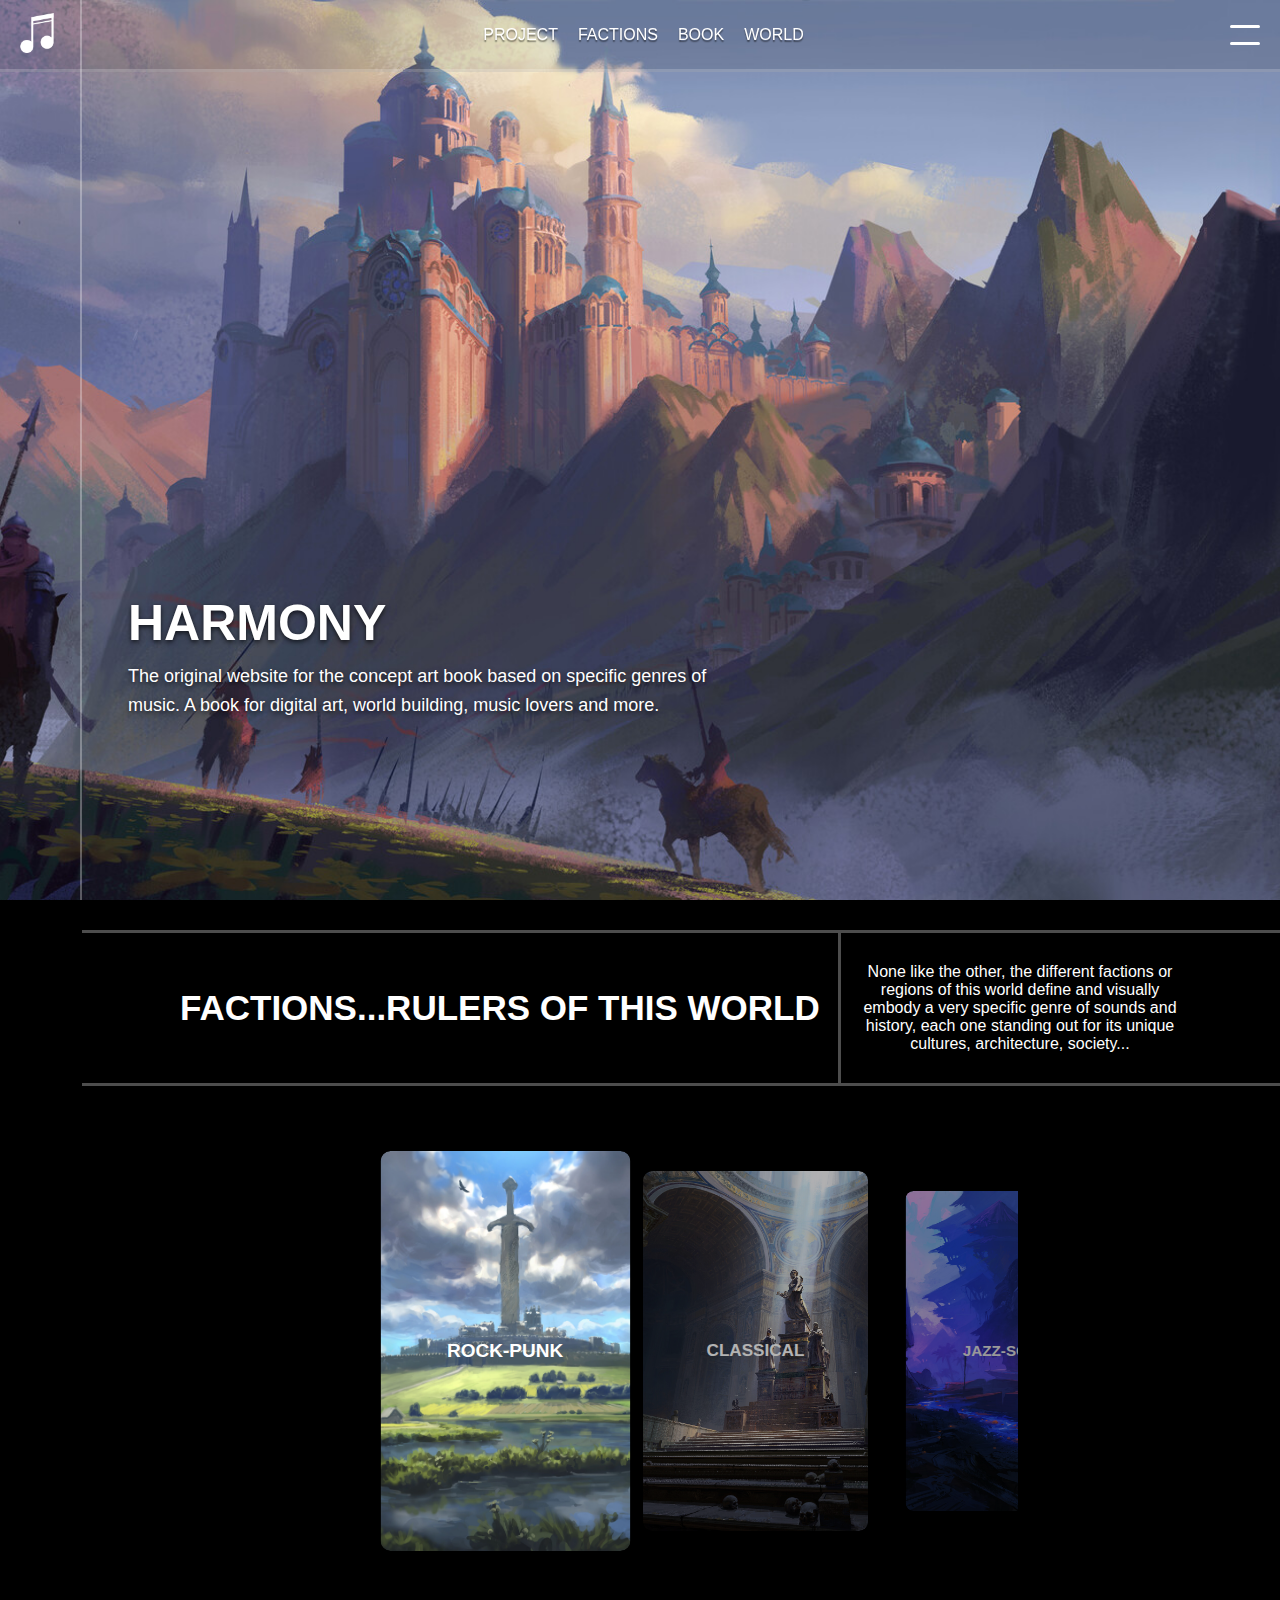
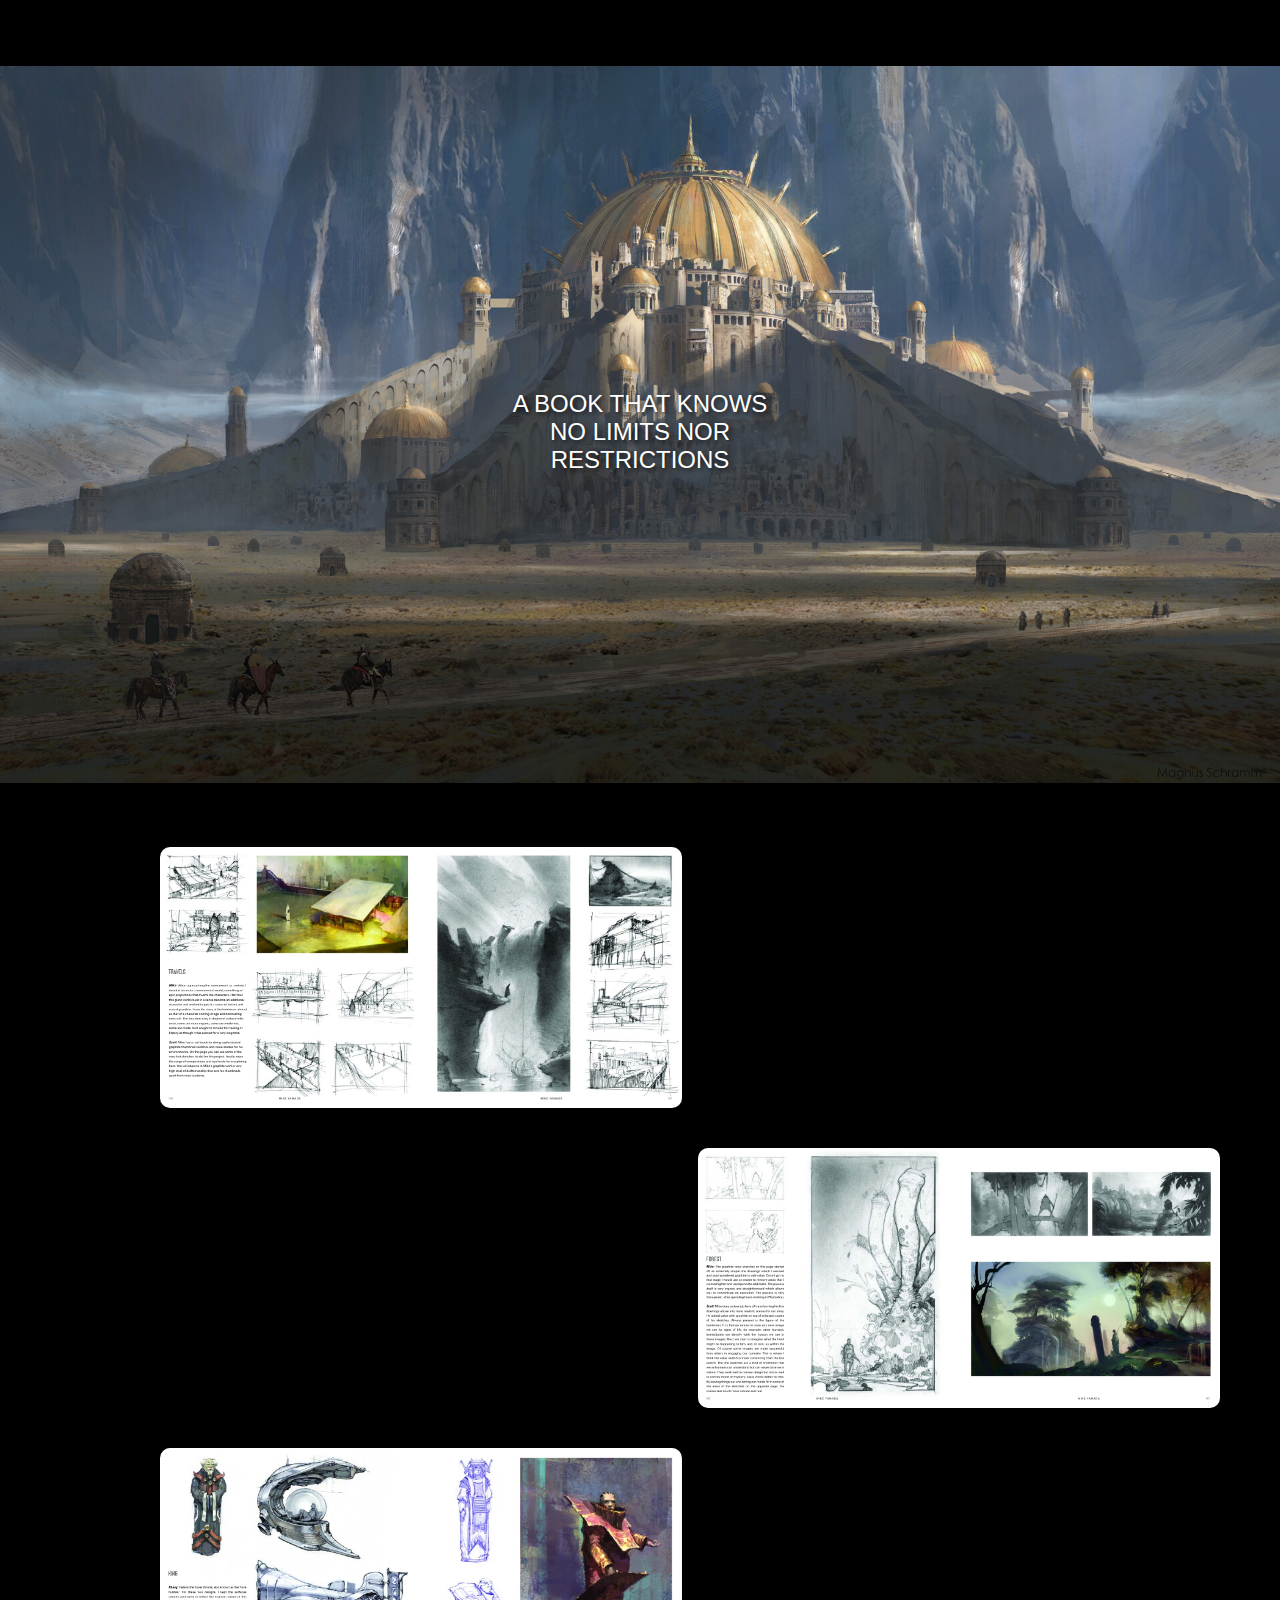
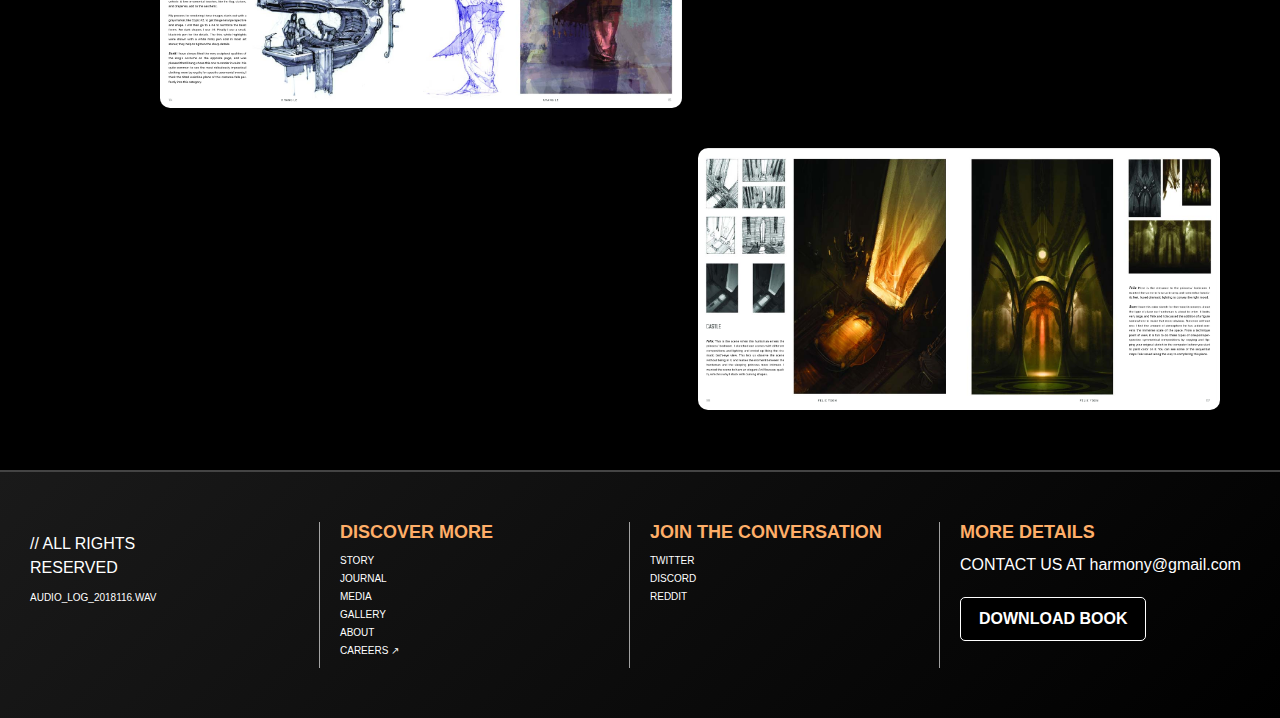
<file: EXAMEN/index.html>
<!DOCTYPE html>
<html lang="en">
<head>
    <meta charset="UTF-8">
    <meta name="viewport" content="width=device-width, initial-scale=1.0">
    <title>HARMONY</title>
    <link rel="stylesheet" href="CSS/styles.css">

    <link rel="icon" type="image/svg+xml" href="./archivos/LOGONOTA.png" />
    <link rel="shortcut icon" href="./archivos/LOGONOTA.png" />
    <link rel="apple-touch-icon" sizes="180x180" href="./archivos/LOGONOTA.png" />
    <meta name="apple-mobile-web-app-title" content="HARMONY'S OFFICIAL PAGE" />
</head>
<body>
    <header>
        <div class="logo">
            <h1> <img src="archivos/LOGONOTA.png" width="40px"></h1>
        </div>
        <nav>
            <ul class="menu">
                <li><a href="project.html">PROJECT</a></li>
                <li><a href="factions.html">FACTIONS</a></li>
                <li><a href="book.html">BOOK</a></li>
                <li><a href="world.html">WORLD</a></li>
            </ul>
        </nav>
        <div class="hamburger-menu">
            <span></span>
            <span></span>
        </div>
    </header>

    <div class="menu-dropdown">
        <ul>
            <li><a href="project.html">PROJECT</a></li>
            <li><a href="book.html">THE BOOK</a></li>
            <li><a href="factions.html">FACTIONS</a></li>
            <li><a href="world.html">THE WORLD</a></li>
        </ul>
    </div>

    <main>
        <section class="hero">
            <img src="archivos/FONDO WEB.jpeg" alt="Background Image">
            <div class="hero-text">
                <h2>HARMONY</h2>
                <p>The original website for the concept art book based on specific genres of music. A book for digital art, world building, music lovers and more.</p>
            </div>
        </section>

        <section style="padding-top: 30px; padding-bottom: 80px; background-color: #000000; font-family: 'Gill Sans', 'Gill Sans MT', Calibri, 'Trebuchet MS', sans-serif;">

            <div class="section-divider-horizontal-start"></div>

            <div style="display: flex; justify-content: space-between; align-items: center;">
              
              <h1 style="font-size: 35px; color: #ffffff; margin: 0; padding-left: 180px;">FACTIONS...RULERS OF THIS WORLD</h1>
              
              
              <div class="section-divider-vertical"></div>

              
              <p style="font-size: 1rem; color: #ffffff; max-width: 25%; text-align: center; margin-right: 100px;">
                None like the other, the different factions or regions of this world define and visually embody a very specific genre of sounds and history, each one standing out for its unique cultures, architecture, society...
              </p>
            </div>


            <div class="section-divider-horizontal"></div>

        <div class="carousel-container">
                <div class="carousel">
                  <div class="card active">
                    <img src="archivos/FONDO1.jpeg" alt="Imagen 1">
                    <p>ROCK-PUNK</p>
                  </div>
                  <div class="card next">
                    <img src="archivos/FONDO2.jpg" alt="Imagen 2">
                    <p>CLASSICAL</p>
                  </div>
                  <div class="card">
                    <img src="archivos/FONDO3.jpg" alt="Imagen 3">
                    <p>JAZZ-SOUL</p>
                  </div>
                  <div class="card">
                    <img src="archivos/FONDO4.jpg" alt="Imagen 4">
                    <p>POP</p>
                  </div>
                  <div class="card prev">
                    <img src="archivos/FONDO5.jpeg" alt="Imagen 5">
                    <p>TECHNO</p>
                  </div>
                  <div class="card">
                    <img src="archivos/FONDO6.jpeg" alt="Imagen 6">
                    <p>MAPS</p>
                  </div>
                </div>
        </div>
            <script src="scripts.js"></script>
          </section>

          <section style="background-color: #000000; position: relative;">
            <img src="archivos/LANDMARKS.jpg" alt="Background Image" class="background-image">
            
            <div class="centered-text">
                <p>A BOOK THAT KNOWS NO LIMITS NOR RESTRICTIONS</p>
            </div>
          </section>

          <section style="background-color: #000000; padding: 60px 60px; display: flex; flex-direction: column; gap: 40px;">
            
            <div class="image-row">
                <img src="archivos/PÁGINA5.png" alt="Imagen 1" class="image-left">
            </div>
        
            
            <div class="image-row">
                <img src="archivos/PÁGINA6.png" alt="Imagen 2" class="image-right">
            </div>
        
            
            <div class="image-row">
                <img src="archivos/PÁGINA7.png" alt="Imagen 3" class="image-left">
            </div>
        
            
            <div class="image-row">
                <img src="archivos/PÁGINA4.png" alt="Imagen 4" class="image-right">
            </div>
        </section>
        
        
    </main>

    <script>

const hamburgerMenu = document.querySelector('.hamburger-menu');
const menuDropdown = document.querySelector('.menu-dropdown');


hamburgerMenu.addEventListener('click', (e) => {
    e.stopPropagation(); 
    hamburgerMenu.classList.toggle('open');
    menuDropdown.classList.toggle('open');
});


document.addEventListener('click', (e) => {
    
    if (!menuDropdown.contains(e.target) && !hamburgerMenu.contains(e.target)) {
        menuDropdown.classList.remove('open');
        hamburgerMenu.classList.remove('open');
    }
});

    </script>

<footer class="fantasy-footer">
    <div class="footer-section">
      <p>// ALL RIGHTS<br>RESERVED</p>
      <ul>
        <li>AUDIO_LOG_2018116.WAV</li>
      </ul>
    </div>
    <div class="footer-section">
      <h3>DISCOVER MORE</h3>
      <ul>
        <li><a href="#">STORY</a></li>
        <li><a href="#">JOURNAL</a></li>
        <li><a href="#">MEDIA</a></li>
        <li><a href="#">GALLERY</a></li>
        <li><a href="#">ABOUT</a></li>
        <li><a href="#">CAREERS ↗</a></li>
      </ul>
    </div>
    <div class="footer-section">
      <h3>JOIN THE CONVERSATION</h3>
      <ul>
        <li><a href="#">TWITTER</a></li>
        <li><a href="#">DISCORD</a></li>
        <li><a href="#">REDDIT</a></li>
      </ul>
    </div>
    <div class="footer-section">
      <h3>MORE DETAILS</h3>
      <p>CONTACT US AT <a href="mailto:samsotoo238@gmail.com">harmony@gmail.com</a></p>
      <a href="#" class="brand-book-button">DOWNLOAD BOOK</a>
    </div>
  </footer>
  
</body>
</html>
</file>
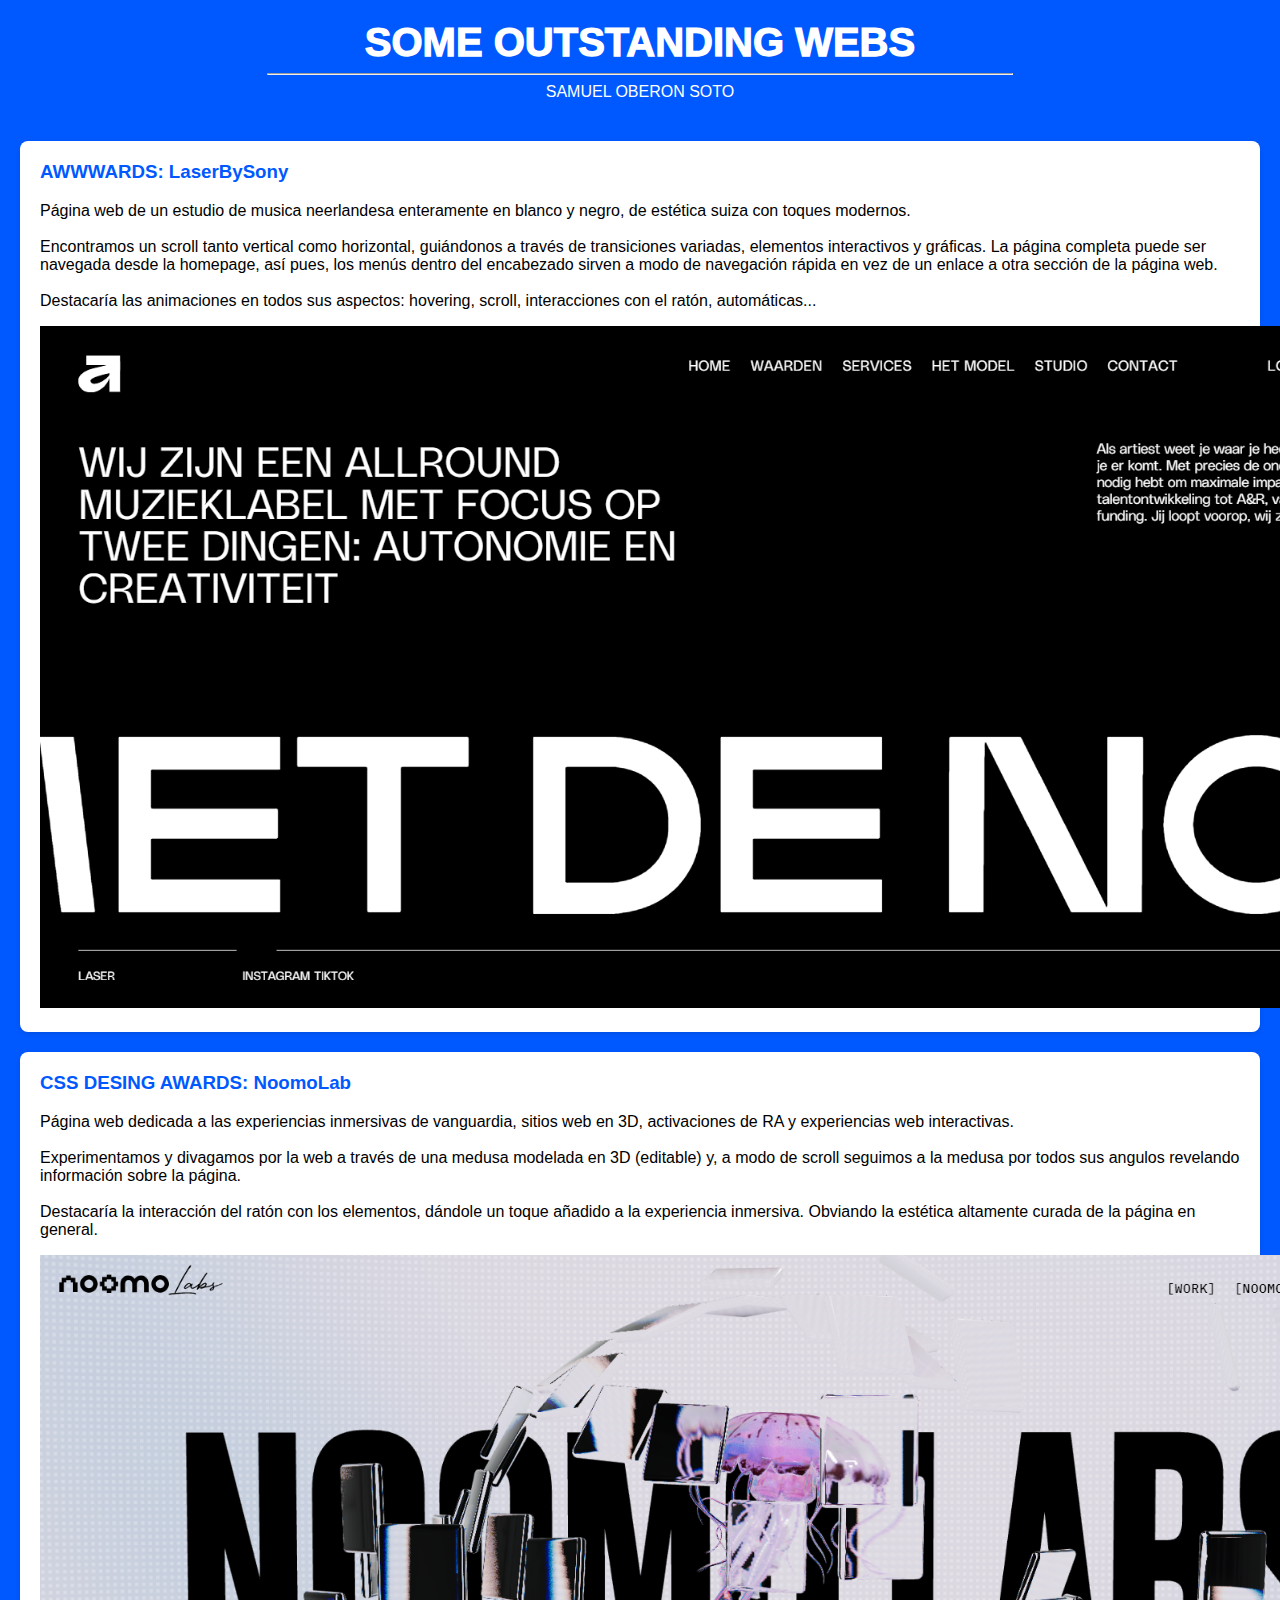
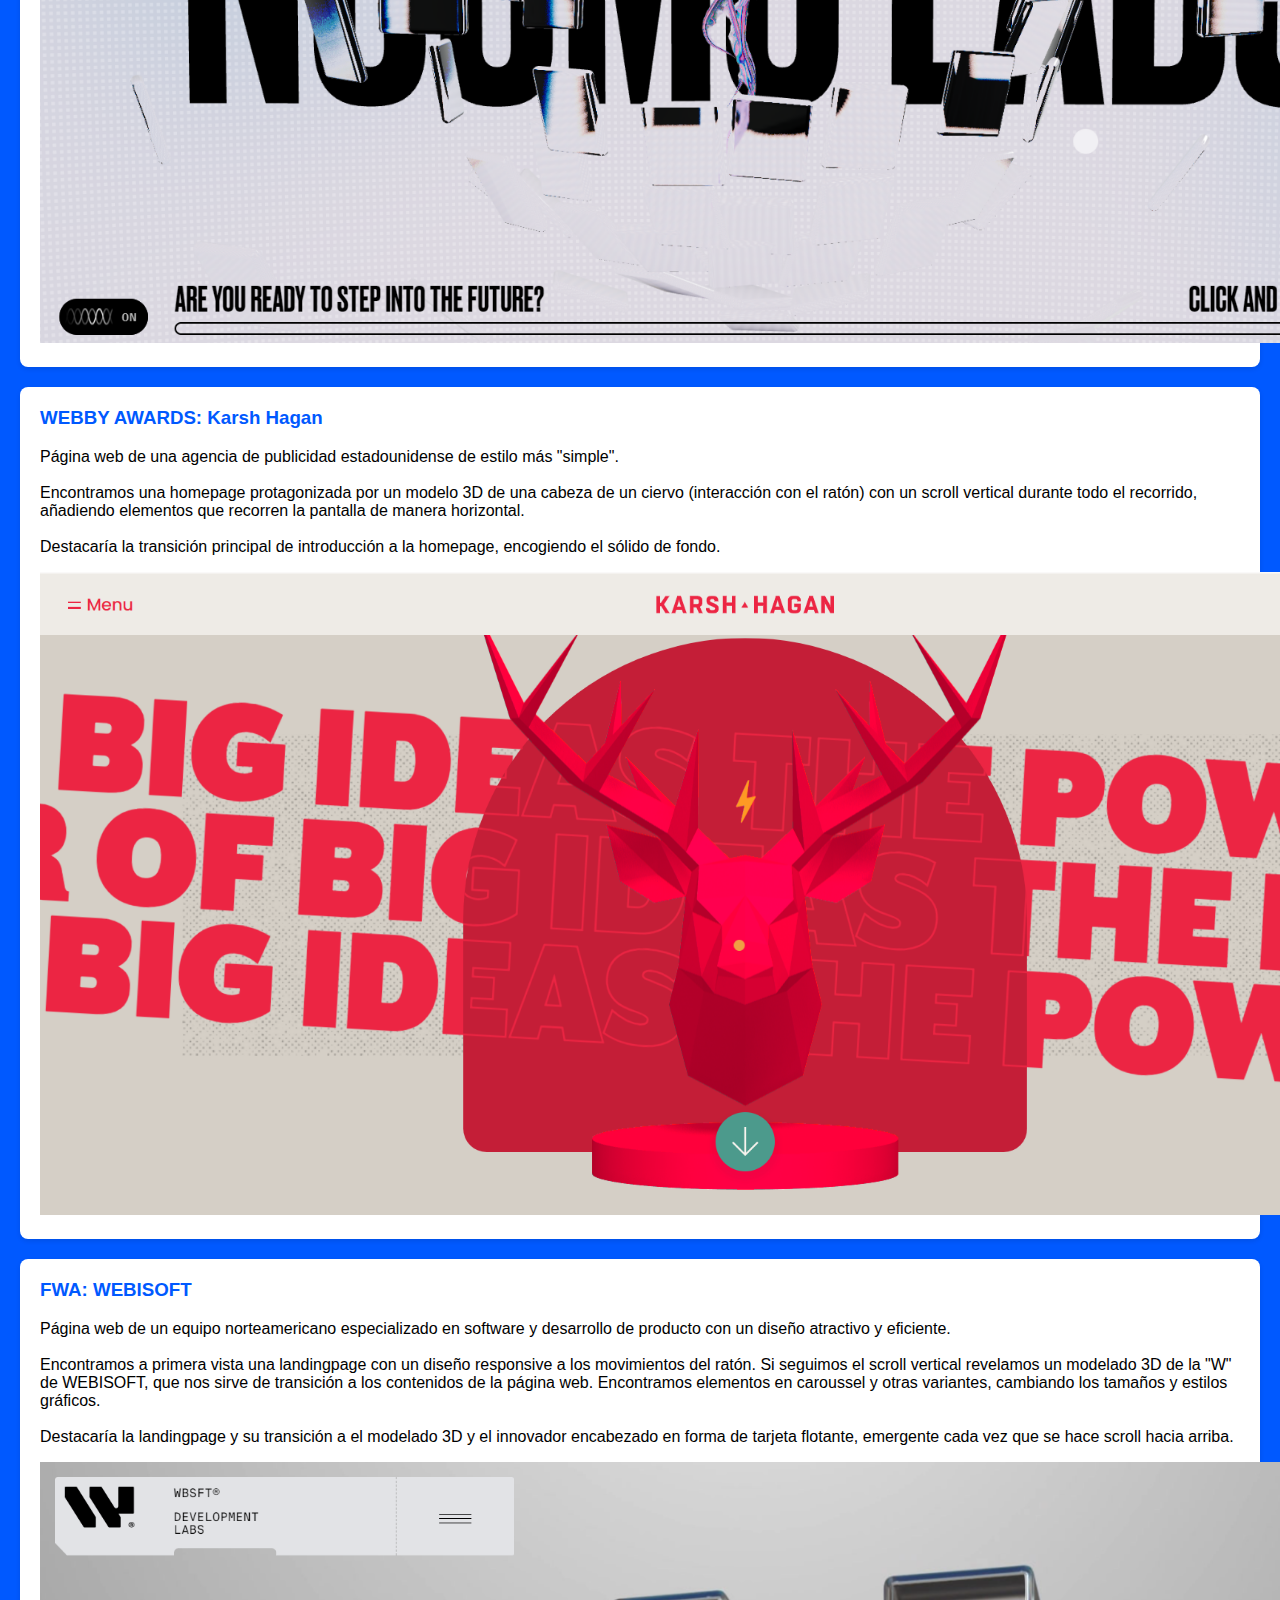
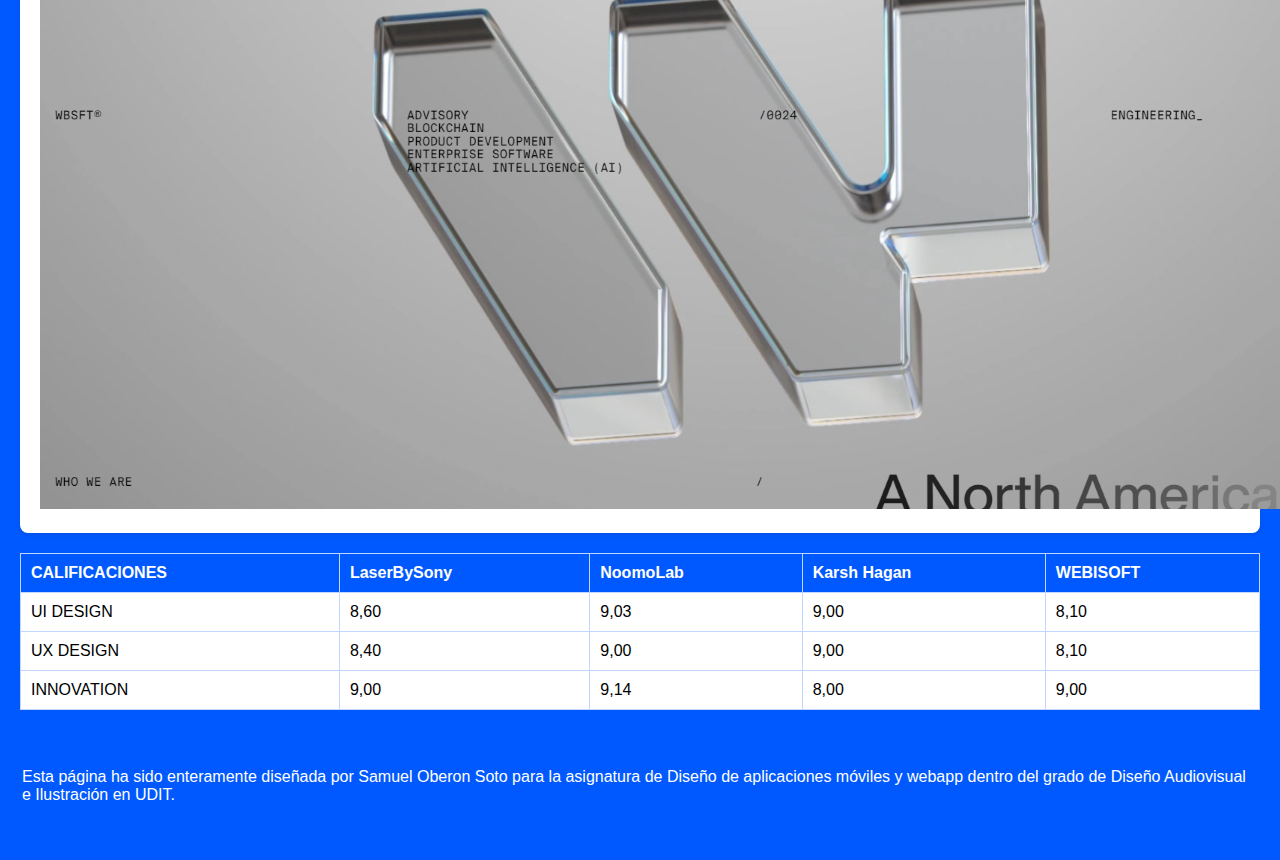
<file: someoutstandingwebs/index.html>
<!DOCTYPE html>
<html lang="es">
<head>
    <meta charset="UTF-8">
    <meta name="viewport" content="width=device-width, initial-scale=1.0">
    <title>Página Moderna</title>
    <link rel="stylesheet" href="../styles.css">
    <link rel="icon" href="assets/images/noun-awards-7002938.svg" type="image/x-icon">

</head>
<body>
    <header>
        <div class="header-content">
            <h1>SOME OUTSTANDING WEBS</h1> <hr width="60%">
            <h2>SAMUEL OBERON SOTO</h2>

       
    </header>
    <main>
        <section>
            <h3>AWWWARDS: LaserBySony</h3>
            <p>Página web de un estudio de musica neerlandesa enteramente en blanco y negro, de estética suiza con toques modernos.<br><br>Encontramos un scroll tanto vertical como horizontal, guiándonos a través de transiciones variadas, elementos interactivos y gráficas. La página completa puede ser navegada desde la homepage, así pues, los menús dentro del encabezado sirven a modo de navegación rápida en vez de un enlace a otra sección de la página web. <br><br>Destacaría las animaciones en todos sus aspectos: hovering, scroll, interacciones con el ratón, automáticas... 
            </p>
            <a href="https://laserbysonymusic.com/"><img src="../assets/images/lazer.png" width="1420px"></a>
        </section>
        <section>
            <h3>CSS DESING AWARDS: NoomoLab</h3>
            <p>Página web dedicada a las experiencias inmersivas de vanguardia, sitios web en 3D, activaciones de RA y experiencias web interactivas. <br><br> Experimentamos y divagamos por la web a través de una medusa modelada en 3D (editable) y, a modo de scroll seguimos a la medusa por todos sus angulos revelando información sobre la página. <br><br>Destacaría la interacción del ratón con los elementos, dándole un toque añadido a la experiencia inmersiva. Obviando la estética altamente curada de la página en general.</p>
            <a href="https://labs.noomoagency.com/"><img src="../assets/images/noomlab.png" width="1420px"></a>
        </section>
        <section>
            <h3>WEBBY AWARDS: Karsh Hagan</h3>
            <p>Página web de una agencia de publicidad estadounidense de estilo más "simple". <br><br>Encontramos una homepage protagonizada por un modelo 3D de una cabeza de un ciervo (interacción con el ratón) con un scroll vertical durante todo el recorrido, añadiendo elementos que recorren la pantalla de manera horizontal. <br><br>Destacaría la transición principal de introducción a la homepage, encogiendo el sólido de fondo.</p>
            <a href="https://karshhagan.com/"><img src="../assets/images/kagen.png" width="1420px"></a>
        </section>
        <section>
            <h3>FWA: WEBISOFT</h3>
            <p>Página web de un equipo norteamericano especializado en software y desarrollo de producto con un diseño atractivo y eficiente. <br><br>Encontramos a primera vista una landingpage con un diseño responsive a los movimientos del ratón. Si seguimos el scroll vertical revelamos un modelado 3D de la "W" de WEBISOFT, que nos sirve de transición a los contenidos de la página web. Encontramos elementos en caroussel y otras variantes, cambiando los tamaños y estilos gráficos. <br><br>Destacaría la landingpage y su transición a el modelado 3D y el innovador encabezado en forma de tarjeta flotante, emergente cada vez que se hace scroll hacia arriba.</p>
            <a href="https://webisoft.com/"><img src="../assets/images/webisoft.png" width="1420px"></a>
        </section>

        <table>
            <tr>
                <th>CALIFICACIONES</th>
                <th>LaserBySony</th>
                <th>NoomoLab</th>
                <th>Karsh Hagan</th>
                <th>WEBISOFT</th>
            </tr>
            <tr>
                <td>UI DESIGN</td>
                <td>8,60</td>
                <td>9,03</td>
                <td>9,00</td>
                <td>8,10</td>
            </tr>
            <tr>
                <td>UX DESIGN</td>
                <td>8,40</td>
                <td>9,00</td>
                <td>9,00</td>
                <td>8,10</td>
            </tr>
            <tr>
                <td>INNOVATION</td>
                <td>9,00</td>
                <td>9,14</td>
                <td>8,00</td>
                <td>9,00</td>
            </tr>
        </table>
    </main>
    <footer>
        <p>Esta página ha sido enteramente diseñada por Samuel Oberon Soto para la asignatura de Diseño de aplicaciones móviles y webapp dentro del grado de Diseño Audiovisual e Ilustración en UDIT.<br><br></p>
    </footer>

</body>
</html>
</file>
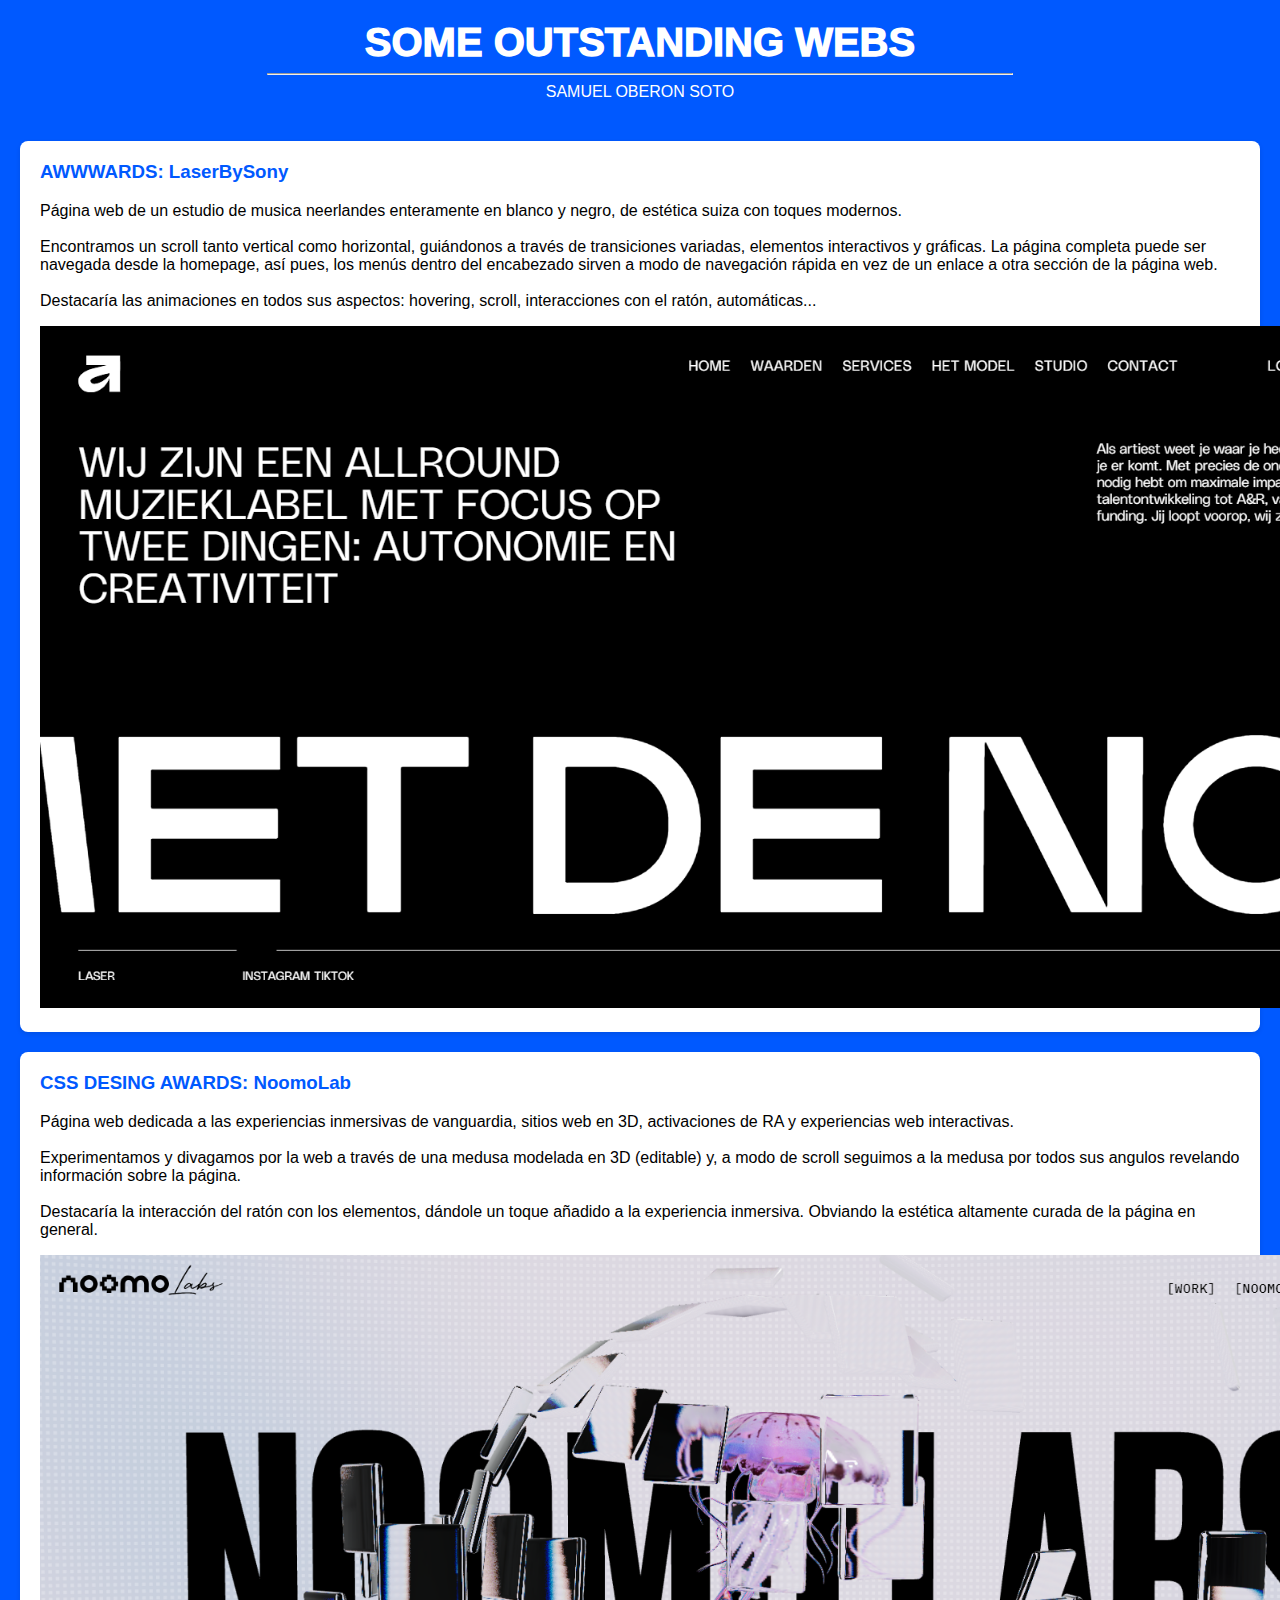
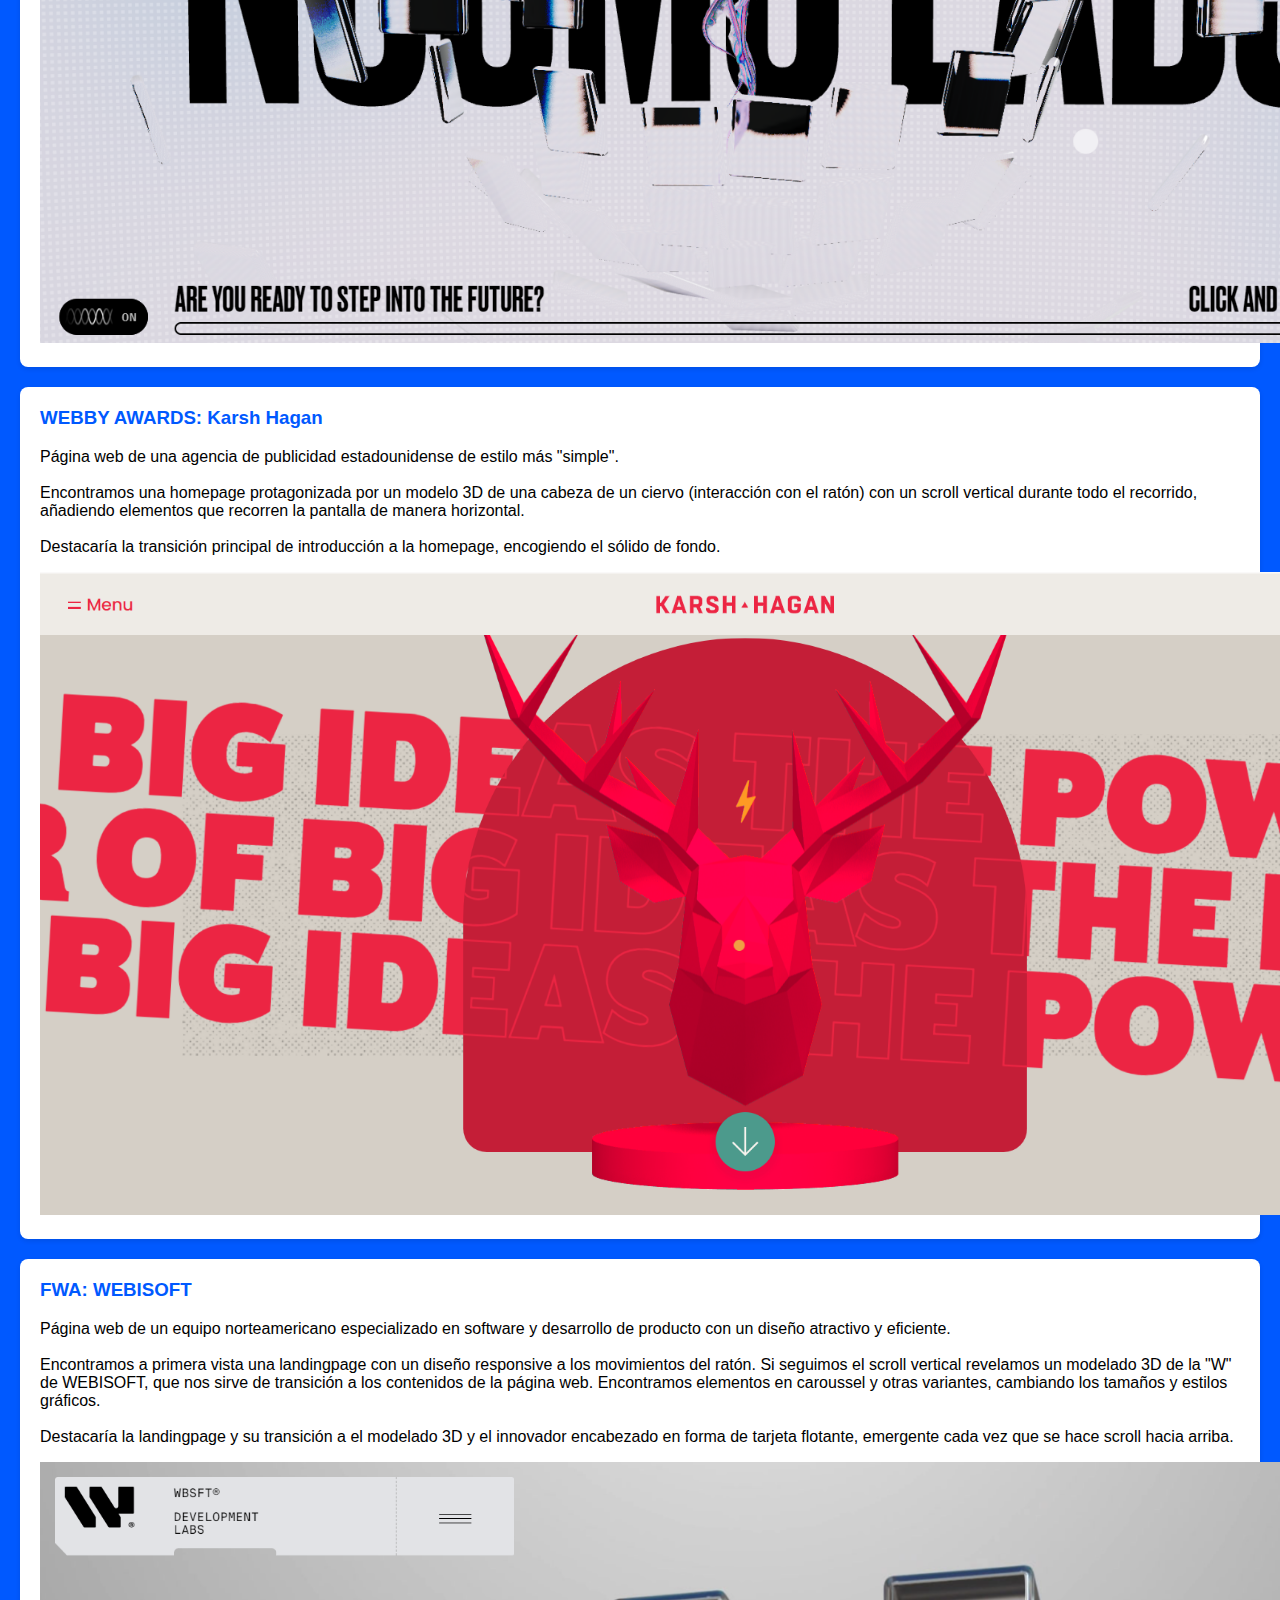
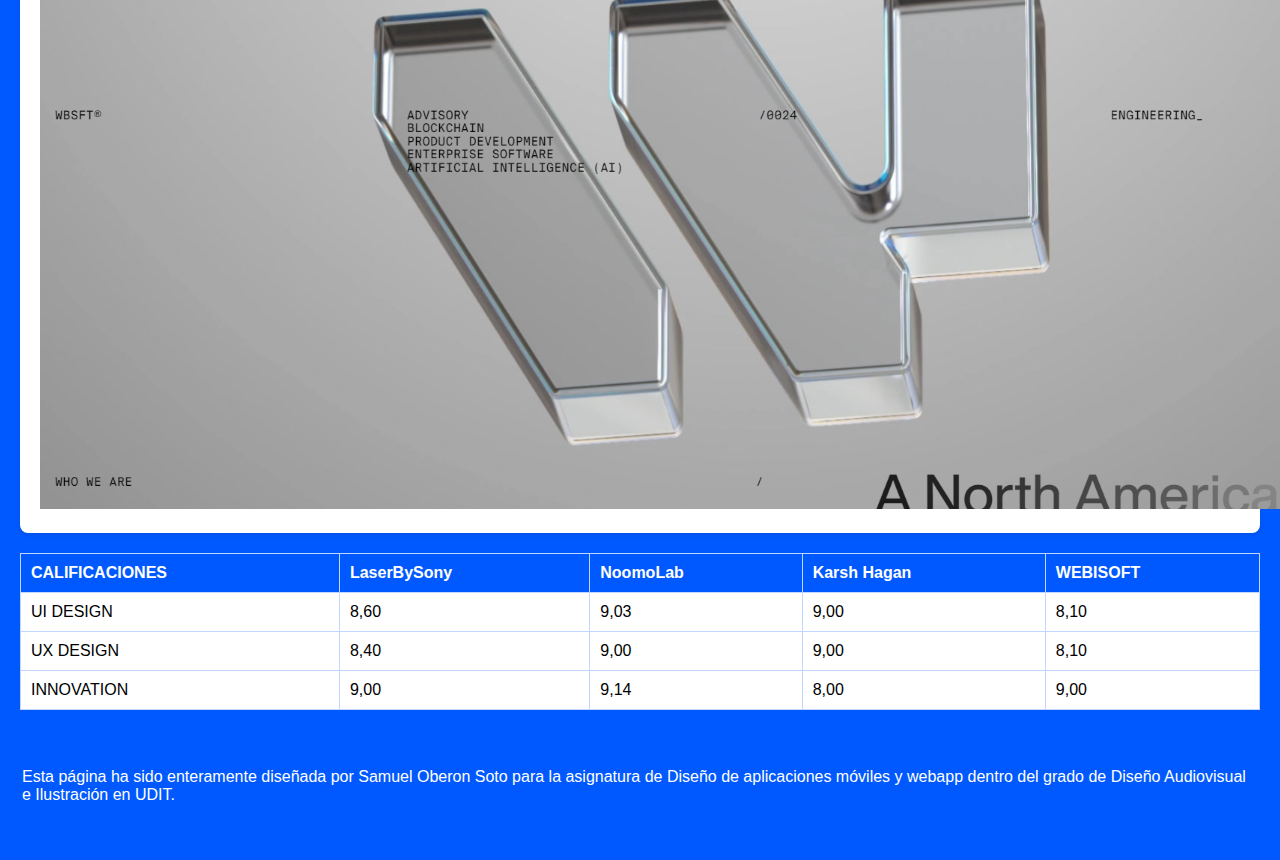
<file: someoutstandingwebs.html>
<!DOCTYPE html>
<html lang="es">
<head>
    <meta charset="UTF-8">
    <meta name="viewport" content="width=device-width, initial-scale=1.0">
    <title>Página Moderna</title>
    <link rel="stylesheet" href="styles.css">
    <link rel="icon" href="assets/images/noun-awards-7002938.svg" type="image/x-icon">

</head>
<body>
    <header>
        <div class="header-content">
            <h1>SOME OUTSTANDING WEBS</h1> <hr width="60%">
            <h2>SAMUEL OBERON SOTO</h2>

       
    </header>
    <main>
        <section>
            <h3>AWWWARDS: LaserBySony</h3>
            <p>Página web de un estudio de musica neerlandes enteramente en blanco y negro, de estética suiza con toques modernos.<br><br>Encontramos un scroll tanto vertical como horizontal, guiándonos a través de transiciones variadas, elementos interactivos y gráficas. La página completa puede ser navegada desde la homepage, así pues, los menús dentro del encabezado sirven a modo de navegación rápida en vez de un enlace a otra sección de la página web. <br><br>Destacaría las animaciones en todos sus aspectos: hovering, scroll, interacciones con el ratón, automáticas... 
            </p>
            <a href="https://laserbysonymusic.com/"><img src="assets/images/lazer.png" width="1420px"></a>
        </section>
        <section>
            <h3>CSS DESING AWARDS: NoomoLab</h3>
            <p>Página web dedicada a las experiencias inmersivas de vanguardia, sitios web en 3D, activaciones de RA y experiencias web interactivas. <br><br> Experimentamos y divagamos por la web a través de una medusa modelada en 3D (editable) y, a modo de scroll seguimos a la medusa por todos sus angulos revelando información sobre la página. <br><br>Destacaría la interacción del ratón con los elementos, dándole un toque añadido a la experiencia inmersiva. Obviando la estética altamente curada de la página en general.</p>
            <a href="https://labs.noomoagency.com/"><img src="assets/images/noomlab.png" width="1420px"></a>
        </section>
        <section>
            <h3>WEBBY AWARDS: Karsh Hagan</h3>
            <p>Página web de una agencia de publicidad estadounidense de estilo más "simple". <br><br>Encontramos una homepage protagonizada por un modelo 3D de una cabeza de un ciervo (interacción con el ratón) con un scroll vertical durante todo el recorrido, añadiendo elementos que recorren la pantalla de manera horizontal. <br><br>Destacaría la transición principal de introducción a la homepage, encogiendo el sólido de fondo.</p>
            <a href="https://karshhagan.com/"><img src="assets/images/kagen.png" width="1420px"></a>
        </section>
        <section>
            <h3>FWA: WEBISOFT</h3>
            <p>Página web de un equipo norteamericano especializado en software y desarrollo de producto con un diseño atractivo y eficiente. <br><br>Encontramos a primera vista una landingpage con un diseño responsive a los movimientos del ratón. Si seguimos el scroll vertical revelamos un modelado 3D de la "W" de WEBISOFT, que nos sirve de transición a los contenidos de la página web. Encontramos elementos en caroussel y otras variantes, cambiando los tamaños y estilos gráficos. <br><br>Destacaría la landingpage y su transición a el modelado 3D y el innovador encabezado en forma de tarjeta flotante, emergente cada vez que se hace scroll hacia arriba.</p>
            <a href="https://webisoft.com/"><img src="assets/images/webisoft.png" width="1420px"></a>
        </section>

        <table>
            <tr>
                <th>CALIFICACIONES</th>
                <th>LaserBySony</th>
                <th>NoomoLab</th>
                <th>Karsh Hagan</th>
                <th>WEBISOFT</th>
            </tr>
            <tr>
                <td>UI DESIGN</td>
                <td>8,60</td>
                <td>9,03</td>
                <td>9,00</td>
                <td>8,10</td>
            </tr>
            <tr>
                <td>UX DESIGN</td>
                <td>8,40</td>
                <td>9,00</td>
                <td>9,00</td>
                <td>8,10</td>
            </tr>
            <tr>
                <td>INNOVATION</td>
                <td>9,00</td>
                <td>9,14</td>
                <td>8,00</td>
                <td>9,00</td>
            </tr>
        </table>
    </main>
    <footer>
        <p>Esta página ha sido enteramente diseñada por Samuel Oberon Soto para la asignatura de Diseño de aplicaciones móviles y webapp dentro del grado de Diseño Audiovisual e Ilustración en UDIT.<br><br></p>
    </footer>

</body>
</html>
</file>
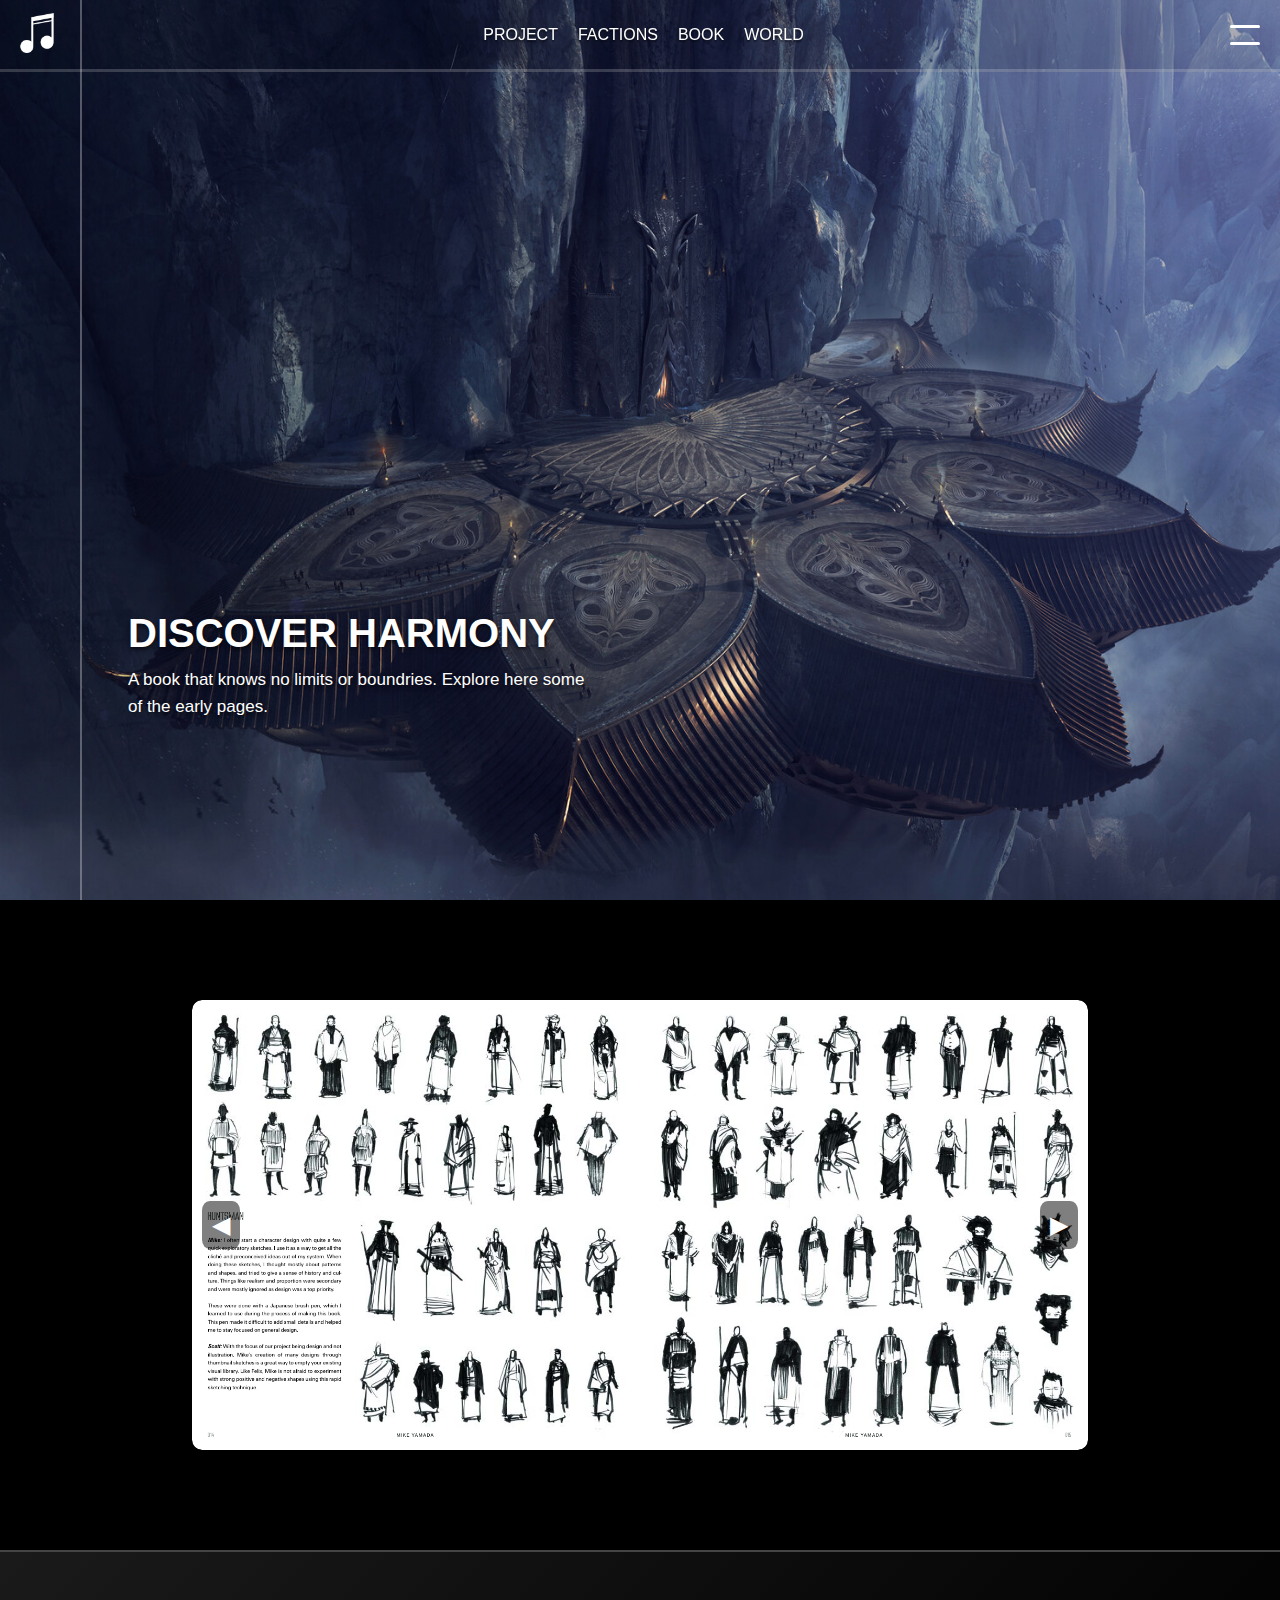
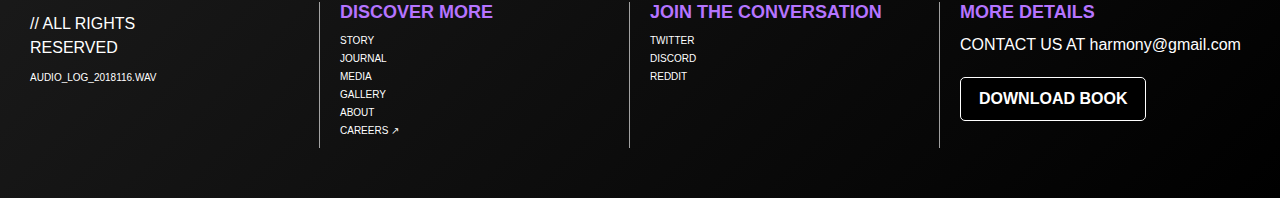
<file: EXAMEN/book.html>
<!DOCTYPE html>
<html lang="en">
<head>
    <meta charset="UTF-8">
    <meta name="viewport" content="width=device-width, initial-scale=1.0">
    <title>HARMONY</title>
    <link rel="stylesheet" href="CSS/book-styles.css">
    <script src="scripts-book.js"></script>
    
    <link rel="icon" type="image/svg+xml" href="./archivos/LOGONOTA.png" />
    <link rel="shortcut icon" href="./archivos/LOGONOTA.png" />
    <link rel="apple-touch-icon" sizes="180x180" href="./archivos/LOGONOTA.png" />
    <meta name="apple-mobile-web-app-title" content="HARMONY'S OFFICIAL PAGE" />
</head>
<body>
    <header>
        <div class="logo">
            <h1><a href="index.html"><img src="archivos/LOGONOTA.png" width="40px" alt="Logo"></a></h1>
        </div>        
        <nav>
            <ul class="menu">
                <li><a href="project.html">PROJECT</a></li>
                <li><a href="factions.html">FACTIONS</a></li>
                <li><a href="book.html">BOOK</a></li>
                <li><a href="world.html">WORLD</a></li>
            </ul>
        </nav>
        <div class="hamburger-menu">
            <span></span>
            <span></span>
        </div>
    </header>

    <div class="menu-dropdown">
        <ul>
            <li><a href="project.html">PROJECT</a></li>
            <li><a href="book.html">THE BOOK</a></li>
            <li><a href="factions.html">FACTIONS</a></li>
            <li><a href="world.html">THE WORLD</a></li>
        </ul>
    </div>

    <main>
        <section class="hero">
            <img src="archivos/FONDO-BOOK.jpg" alt="Background Image">
            <div class="hero-text">
                <h2>DISCOVER HARMONY</h2>
                <p>A book that knows no limits or boundries. Explore here some of the early pages.</p>
            </div>
        </section>

        <section class="carousel-section">
            <div class="carousel-container">
                <button class="carousel-btn left-btn" onclick="prevSlide()">&#9664;</button>
                <div class="carousel-slide">
                    <img src="archivos/PÁGINA1.png" alt="Imagen 1" class="carousel-image">
                    <img src="archivos/PÁGINA2.png" alt="Imagen 2" class="carousel-image">
                    <img src="archivos/PÁGINA3.png" alt="Imagen 3" class="carousel-image">
                    <img src="archivos/PÁGINA4.png" alt="Imagen 4" class="carousel-image">
                </div>
                <button class="carousel-btn right-btn" onclick="nextSlide()">&#9654;</button>
            </div>
        </section>           
    </main>


    
    <script>

const hamburgerMenu = document.querySelector('.hamburger-menu');
const menuDropdown = document.querySelector('.menu-dropdown');


hamburgerMenu.addEventListener('click', (e) => {
    e.stopPropagation();
    hamburgerMenu.classList.toggle('open');
    menuDropdown.classList.toggle('open');
});


document.addEventListener('click', (e) => {
    
    if (!menuDropdown.contains(e.target) && !hamburgerMenu.contains(e.target)) {
        menuDropdown.classList.remove('open');
        hamburgerMenu.classList.remove('open');
    }
});

    </script>

<footer class="fantasy-footer">
    <div class="footer-section">
        <p>// ALL RIGHTS<br>RESERVED</p>
      <ul>
        <li>AUDIO_LOG_2018116.WAV</li>
      </ul>
    </div>
    <div class="footer-section">
      <h3>DISCOVER MORE</h3>
      <ul>
        <li><a href="#">STORY</a></li>
        <li><a href="#">JOURNAL</a></li>
        <li><a href="#">MEDIA</a></li>
        <li><a href="#">GALLERY</a></li>
        <li><a href="#">ABOUT</a></li>
        <li><a href="#">CAREERS ↗</a></li>
      </ul>
    </div>
    <div class="footer-section">
      <h3>JOIN THE CONVERSATION</h3>
      <ul>
        <li><a href="#">TWITTER</a></li>
        <li><a href="#">DISCORD</a></li>
        <li><a href="#">REDDIT</a></li>
      </ul>
    </div>
    <div class="footer-section">
      <h3>MORE DETAILS</h3>
      <p>CONTACT US AT <a href="mailto:samsotoo238@gmail.com">harmony@gmail.com</a></p>
      <a href="#" class="brand-book-button">DOWNLOAD BOOK</a>
    </div>
  </footer>
  
</body>
</html>
</file>
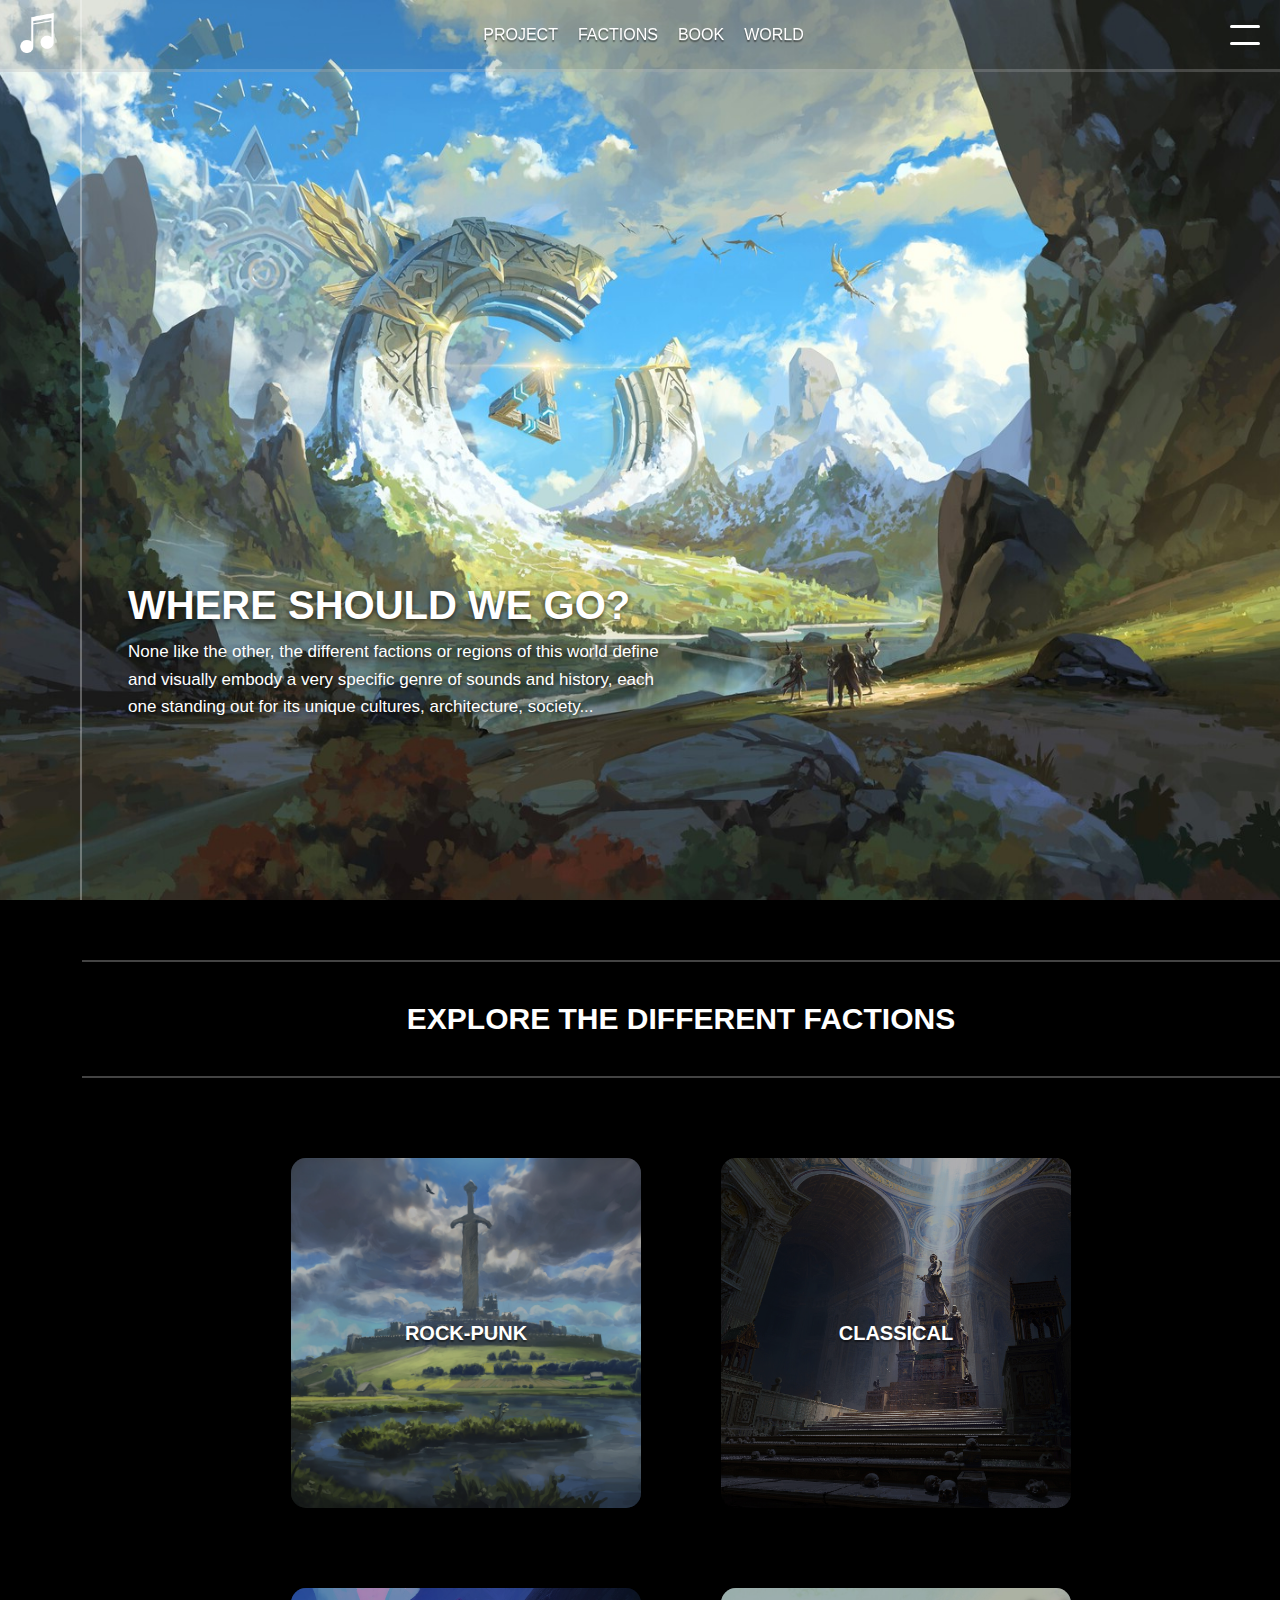
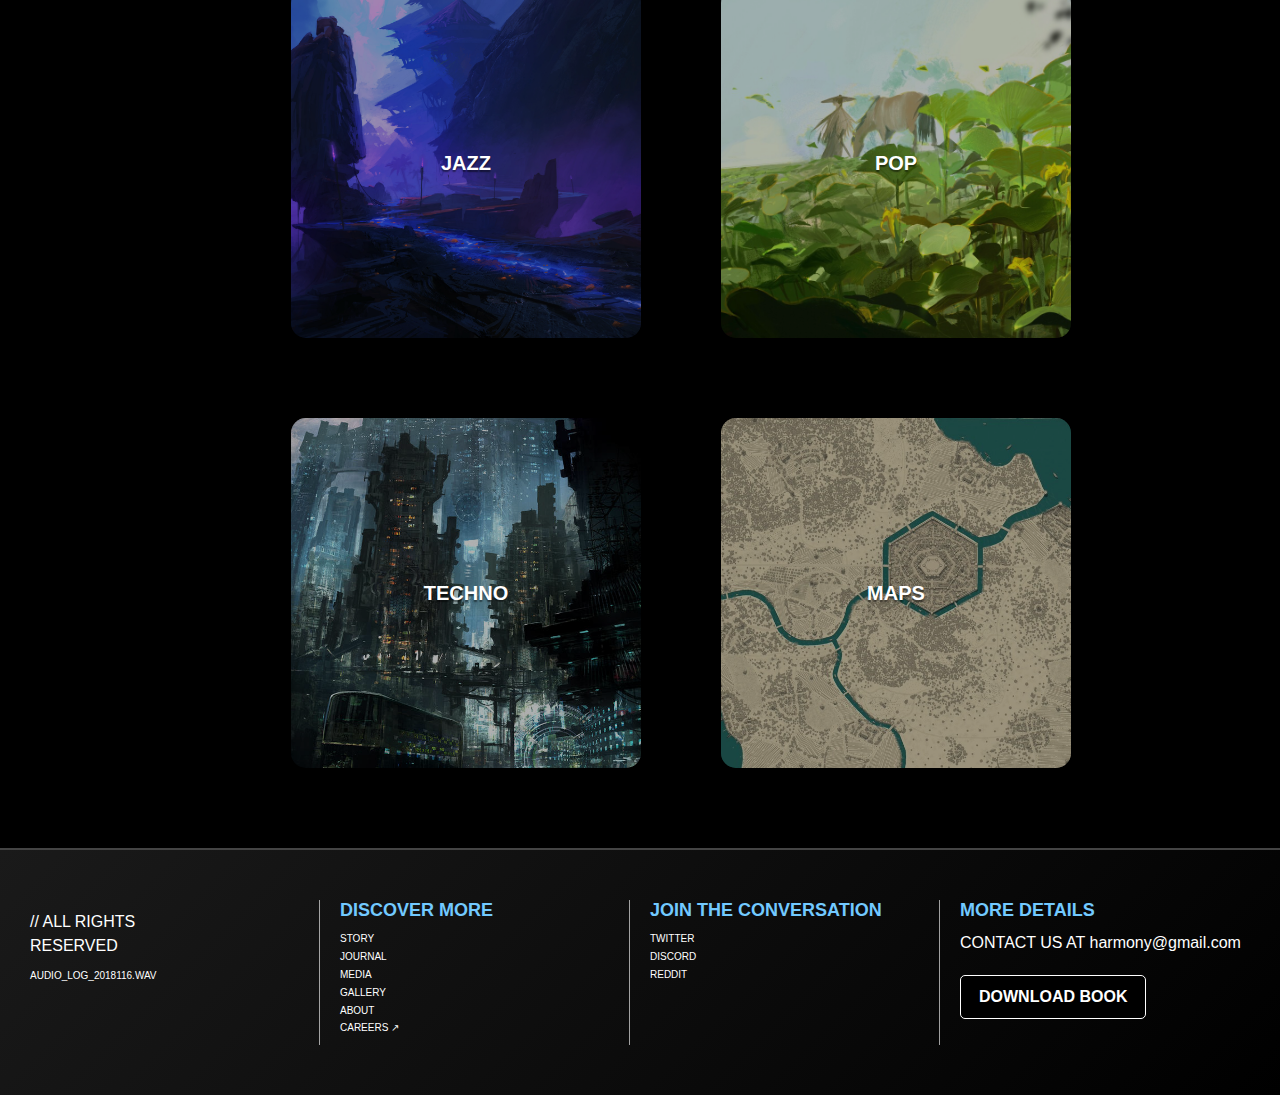
<file: EXAMEN/factions.html>
<!DOCTYPE html>
<html lang="en">
<head>
    <meta charset="UTF-8">
    <meta name="viewport" content="width=device-width, initial-scale=1.0">
    <title>HARMONY</title>
    <link rel="stylesheet" href="CSS/factions-styles.css">

    <link rel="icon" type="image/svg+xml" href="./archivos/LOGONOTA.png" />
    <link rel="shortcut icon" href="./archivos/LOGONOTA.png" />
    <link rel="apple-touch-icon" sizes="180x180" href="./archivos/LOGONOTA.png" />
    <meta name="apple-mobile-web-app-title" content="HARMONY'S OFFICIAL PAGE" />
</head>
<body>
    <header>
        <div class="logo">
            <h1><a href="index.html"><img src="archivos/LOGONOTA.png" width="40px" alt="Logo"></a></h1>
        </div>        
        <nav>
            <ul class="menu">
                <li><a href="project.html">PROJECT</a></li>
                <li><a href="factions.html">FACTIONS</a></li>
                <li><a href="book.html">BOOK</a></li>
                <li><a href="world.html">WORLD</a></li>
            </ul>
        </nav>
        <div class="hamburger-menu">
            <span></span>
            <span></span>
        </div>
    </header>

    <div class="menu-dropdown">
        <ul>
            <li><a href="project.html">PROJECT</a></li>
            <li><a href="book.html">THE BOOK</a></li>
            <li><a href="factions.html">FACTIONS</a></li>
            <li><a href="world.html">THE WORLD</a></li>
        </ul>
    </div>

    <main>
        <section class="hero">
            <img src="archivos/FONDO-FACTIONS.jpeg" alt="Background Image">
            <div class="hero-text">
                <h2>WHERE SHOULD WE GO?</h2>
                <p>None like the other, the different factions or regions of this world define and visually embody a very specific genre of sounds and history, each one standing out for its unique cultures, architecture, society...</p>
            </div>
        </section>

        <section class="artist-section">
            
            <hr class="horizontal-line">
        
            
            <div class="text-center">
                <h2 class="section-title">EXPLORE THE DIFFERENT FACTIONS</h2>
            </div>
        
            
            <hr class="horizontal-line">

            
            <div class="image-grid">
                
                <div class="image-card" style="background-image: url('archivos/FONDO1.jpeg');">
                    <span class="image-title">ROCK-PUNK</span>
                </div>
                <div class="image-card" style="background-image: url('archivos/FONDO2.jpg');">
                    <span class="image-title">CLASSICAL</span>
                </div>
                <div class="image-card" style="background-image: url('archivos/FONDO3.jpg');">
                    <span class="image-title">JAZZ</span>
                </div>
        

                
                <div class="image-card" style="background-image: url('archivos/FONDO4.jpg');">
                    <span class="image-title">POP</span>
                </div>
                <div class="image-card" style="background-image: url('archivos/FONDO5.jpeg');">
                    <span class="image-title">TECHNO</span>
                </div>
                <div class="image-card" style="background-image: url('archivos/FONDO6.jpeg');">
                    <span class="image-title">MAPS</span>
                </div>
            </div>
        </section>
        
        
        
    </main>

    <script>

const hamburgerMenu = document.querySelector('.hamburger-menu');
const menuDropdown = document.querySelector('.menu-dropdown');


hamburgerMenu.addEventListener('click', (e) => {
    e.stopPropagation();  
    hamburgerMenu.classList.toggle('open');
    menuDropdown.classList.toggle('open');
});


document.addEventListener('click', (e) => {
    
    if (!menuDropdown.contains(e.target) && !hamburgerMenu.contains(e.target)) {
        menuDropdown.classList.remove('open');
        hamburgerMenu.classList.remove('open');
    }
});

    </script>

<footer class="fantasy-footer">
    <div class="footer-section">
        <p>// ALL RIGHTS<br>RESERVED</p>
      <ul>
        <li>AUDIO_LOG_2018116.WAV</li>
      </ul>
    </div>
    <div class="footer-section">
      <h3>DISCOVER MORE</h3>
      <ul>
        <li><a href="#">STORY</a></li>
        <li><a href="#">JOURNAL</a></li>
        <li><a href="#">MEDIA</a></li>
        <li><a href="#">GALLERY</a></li>
        <li><a href="#">ABOUT</a></li>
        <li><a href="#">CAREERS ↗</a></li>
      </ul>
    </div>
    <div class="footer-section">
      <h3>JOIN THE CONVERSATION</h3>
      <ul>
        <li><a href="#">TWITTER</a></li>
        <li><a href="#">DISCORD</a></li>
        <li><a href="#">REDDIT</a></li>
      </ul>
    </div>
    <div class="footer-section">
      <h3>MORE DETAILS</h3>
      <p>CONTACT US AT <a href="mailto:samsotoo238@gmail.com">harmony@gmail.com</a></p>
      <a href="#" class="brand-book-button">DOWNLOAD BOOK</a>
    </div>
  </footer>
  
</body>
</html>
</file>
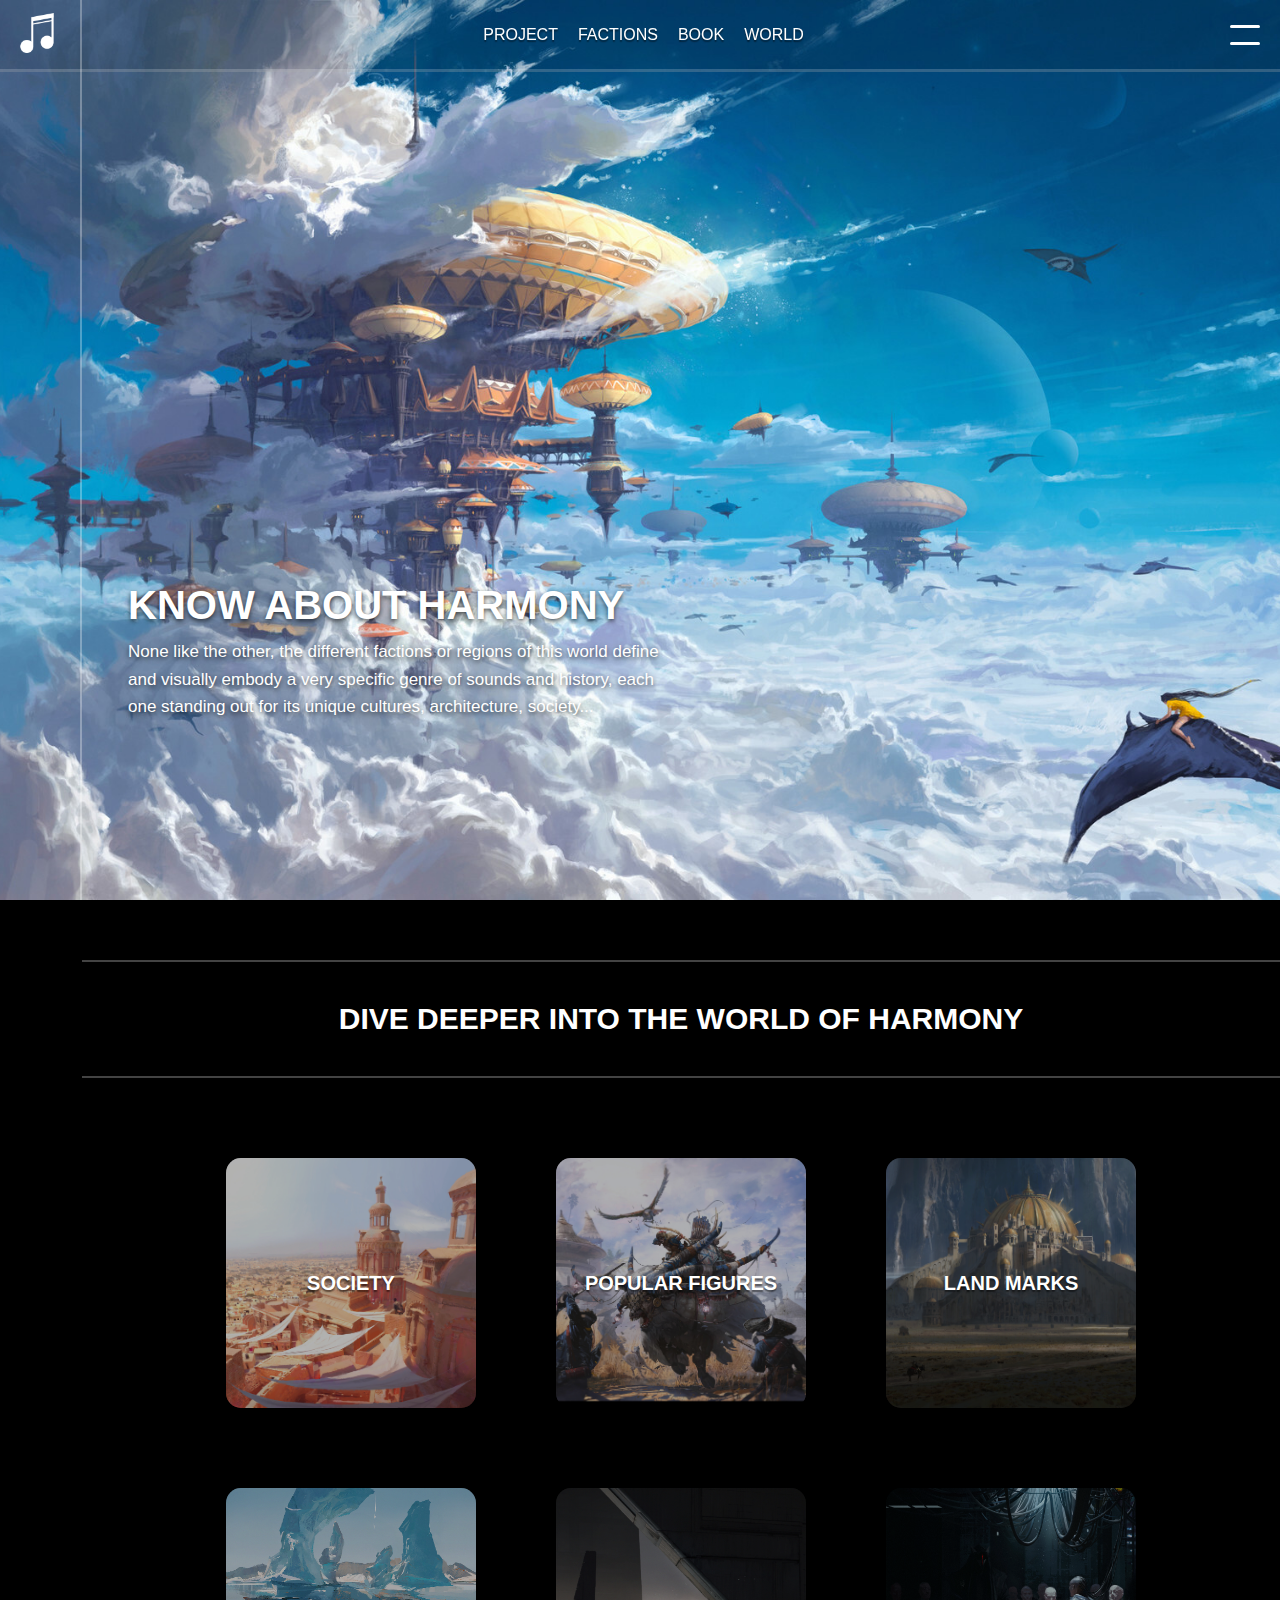
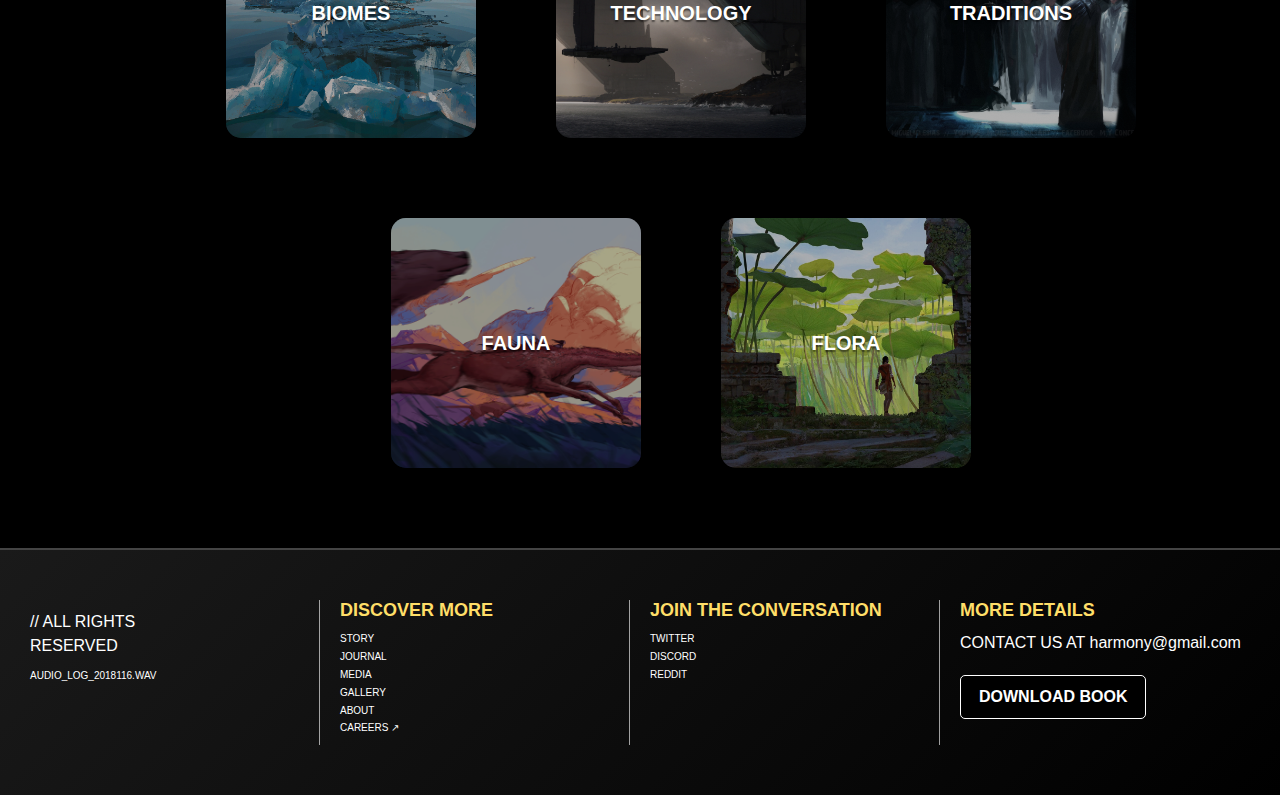
<file: EXAMEN/world.html>
<!DOCTYPE html>
<html lang="en">
<head>
    <meta charset="UTF-8">
    <meta name="viewport" content="width=device-width, initial-scale=1.0">
    <title>HARMONY</title>
    <link rel="stylesheet" href="CSS/world-styles.css">

    <link rel="icon" type="image/svg+xml" href="./archivos/LOGONOTA.png" />
    <link rel="shortcut icon" href="./archivos/LOGONOTA.png" />
    <link rel="apple-touch-icon" sizes="180x180" href="./archivos/LOGONOTA.png" />
    <meta name="apple-mobile-web-app-title" content="HARMONY'S OFFICIAL PAGE" />
</head>
<body>
    <header>
        <div class="logo">
            <h1><a href="index.html"><img src="archivos/LOGONOTA.png" width="40px" alt="Logo"></a></h1>
        </div>        
        <nav>
            <ul class="menu">
                <li><a href="project.html">PROJECT</a></li>
                <li><a href="factions.html">FACTIONS</a></li>
                <li><a href="book.html">BOOK</a></li>
                <li><a href="world.html">WORLD</a></li>
            </ul>
        </nav>
        <div class="hamburger-menu">
            <span></span>
            <span></span>
        </div>
    </header>

    <div class="menu-dropdown">
        <ul>
            <li><a href="project.html">PROJECT</a></li>
            <li><a href="book.html">THE BOOK</a></li>
            <li><a href="factions.html">FACTIONS</a></li>
            <li><a href="world.html">THE WORLD</a></li>
        </ul>
    </div>

    <main>
        <section class="hero">
            <img src="archivos/FONDO-WORLD.jpg" alt="Background Image">
            <div class="hero-text">
                <h2>KNOW ABOUT HARMONY</h2>
                <p>None like the other, the different factions or regions of this world define and visually embody a very specific genre of sounds and history, each one standing out for its unique cultures, architecture, society...</p>
            </div>
        </section>

        <section class="artist-section">
            
            <hr class="horizontal-line">
        
            
            <div class="text-center">
                <h2 class="section-title">DIVE DEEPER INTO THE WORLD OF HARMONY</h2>
            </div>
        
            
            <hr class="horizontal-line">

            
            <div class="image-grid">
                
                <div class="image-card" style="background-image: url('archivos/SOCIETY.jpg');">
                    <span class="image-title">SOCIETY</span>
                </div>
                <div class="image-card" style="background-image: url('archivos/POPULARFIGURES.jpg');">
                    <span class="image-title">POPULAR FIGURES</span>
                </div>
                <div class="image-card" style="background-image: url('archivos/LANDMARKS.jpg');">
                    <span class="image-title">LAND MARKS</span>
                </div>
        

                
                <div class="image-card" style="background-image: url('archivos/BIOMES.jpg');">
                    <span class="image-title">BIOMES</span>
                </div>
                <div class="image-card" style="background-image: url('archivos/TECH.jpg');">
                    <span class="image-title">TECHNOLOGY</span>
                </div>
                <div class="image-card" style="background-image: url('archivos/TRADITIONS.jpg');">
                    <span class="image-title">TRADITIONS</span>
                </div>

                
                <div class="image-card" style="background-image: url('archivos/FAUNA.jpg');">
                    <span class="image-title">FAUNA</span>
                </div>
                <div class="image-card" style="background-image: url('archivos/FLORA.jpg');">
                    <span class="image-title">FLORA</span>
                </div>
            </div>
        </section>
        
        
        
    </main>

    <script>

const hamburgerMenu = document.querySelector('.hamburger-menu');
const menuDropdown = document.querySelector('.menu-dropdown');


hamburgerMenu.addEventListener('click', (e) => {
    e.stopPropagation();
    hamburgerMenu.classList.toggle('open');
    menuDropdown.classList.toggle('open');
});


document.addEventListener('click', (e) => {
    
    if (!menuDropdown.contains(e.target) && !hamburgerMenu.contains(e.target)) {
        menuDropdown.classList.remove('open');
        hamburgerMenu.classList.remove('open');
    }
});

    </script>

<footer class="fantasy-footer">
    <div class="footer-section">
      <p>// ALL RIGHTS<br>RESERVED</p>
      <ul>
        <li>AUDIO_LOG_2018116.WAV</li>
      </ul>
    </div>
    <div class="footer-section">
      <h3>DISCOVER MORE</h3>
      <ul>
        <li><a href="#">STORY</a></li>
        <li><a href="#">JOURNAL</a></li>
        <li><a href="#">MEDIA</a></li>
        <li><a href="#">GALLERY</a></li>
        <li><a href="#">ABOUT</a></li>
        <li><a href="#">CAREERS ↗</a></li>
      </ul>
    </div>
    <div class="footer-section">
      <h3>JOIN THE CONVERSATION</h3>
      <ul>
        <li><a href="#">TWITTER</a></li>
        <li><a href="#">DISCORD</a></li>
        <li><a href="#">REDDIT</a></li>
      </ul>
    </div>
    <div class="footer-section">
      <h3>MORE DETAILS</h3>
      <p>CONTACT US AT <a href="mailto:samsotoo238@gmail.com">harmony@gmail.com</a></p>
      <a href="#" class="brand-book-button">DOWNLOAD BOOK</a>
    </div>
  </footer>
  
</body>
</html>
</file>
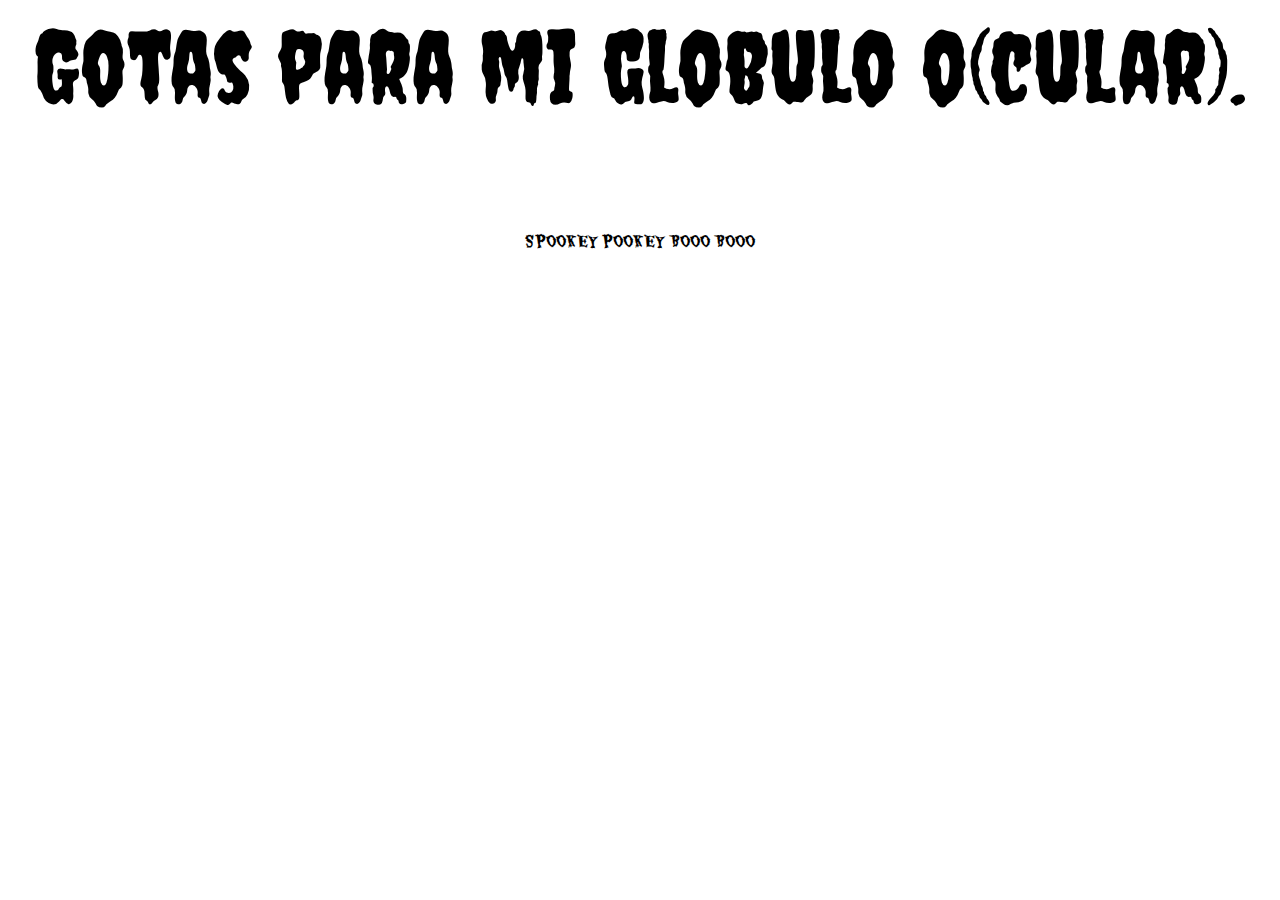
<file: PRÁCTICA/tipografias.html>
<head>
    <meta charset="UTF-8">
    <link rel="stylesheet" href="types.css">
    <link rel="preconnect" href="https://fonts.googleapis.com">
<link rel="preconnect" href="https://fonts.gstatic.com" crossorigin>
<link href="https://fonts.googleapis.com/css2?family=Eater&display=swap" rel="stylesheet">
<link rel="preconnect" href="https://fonts.googleapis.com">
<link rel="preconnect" href="https://fonts.gstatic.com" crossorigin>
<link href="https://fonts.googleapis.com/css2?family=Creepster&display=swap" rel="stylesheet">
</head>

<body>
    <header>
        <p class="creepster-regular"> Gotas para mi globulo o(cular).</p>
    </header>
    <div>
        <p class="eater-regular"> SPOOKEY POOKEY BOOO BOOO </p> 
    </div>
</body>
</file>
<file: EXAMEN/CSS/styles.css>
* {
    margin: 0;
    padding: 0;
    box-sizing: border-box;
}


body {
    font-family:'Gill Sans', 'Gill Sans MT', Calibri, 'Trebuchet MS', sans-serif;
    background-color: #ffffff;
    color: rgb(255, 255, 255);
}


header {
    display: flex;
    justify-content: space-between;
    align-items: center;
    padding-left: 17px;
    padding-right: 20px;
    padding-top: 10px;
    padding-bottom: 10px;
    position: fixed;
    width: 100%;
    z-index: 100;
    border-bottom: 3px solid rgba(255, 255, 255, 0.189);
    background-color: #0000001c;
}

.logo h1 {
    margin-top: 3px;
    left: 0%;
}

.menu {
    list-style: none;
    display: flex;
    gap: 20px;
}

.menu li {
    font-size: 16px;
    font-weight: 500;
}

.menu a {
    color: white;
    text-decoration: none;
    transition: color 0.3s ease;
    text-shadow: 0 1.5px 1.5px #0000007d;
}

.menu a:hover {
    color: #ffae68;
}


.hamburger-menu {
    display: none;
    cursor: pointer;
    flex-direction: column;
    gap: 10px;
}

.hamburger-menu span {
    width: 25px;
    height: 3px;
    background: rgb(255, 255, 255);
}



.hero {
    position: relative;
    height: 100vh;
    overflow: hidden;
}

.hero img {
    width: 100%;
    height: 100%;
    object-fit: cover;
    position: absolute;
    top: 0;
    left: 0;
    z-index: -1;
}
  
.carousel-container {
    display: flex;
    justify-content: center;
    align-items: center;
    position: relative;
    width: 59%;
    max-width: 1000px;
    margin: auto;
    overflow: hidden;
    height: 450px;
    padding-bottom: 80px;
    padding-top: 60px;
    padding-right: 140px;
}

.carousel {
    display: flex;
    transition: transform 0.5s ease-in-out;
    position: relative;
    left: 50%;
    transform: translateX(-50%);
}

.card {
    min-width: 250px;
    max-width: 250px;
    height: 400px;
    background-color: #000000;
    padding: 0;
    box-shadow: 0 4px 8px rgba(0, 0, 0, 0.2);
    border-radius: 10px;
    display: flex;
    flex-direction: column;
    justify-content: center;
    align-items: center;
    position: relative;
    overflow: hidden;
    transform: scale(0.8);
    opacity: 0.6;
    transition: transform 0.5s ease, opacity 0.5s ease;
}

.card img {
    width: 100%;
    height: 100%;
    object-fit: cover;
    border-radius: 10px;
    position: absolute;
    top: 0;
    left: 0;
}

.card p {
    position: absolute;
    top: 50%;
    left: 50%;
    transform: translate(-50%, -50%);
    color: white;
    font-size: 19px;
    text-align: center;
    z-index: 2;
    font-weight: bold;
}

.card.active {
    transform: scale(1);
    opacity: 1;
}

.card.prev, .card.next {
    transform: scale(0.9);
    opacity: 0.7;
}



.hero::before {
    content: '';
    position: fixed;
    background: rgba(255, 255, 255, 0.300);
    z-index: 999;
    width: 100vw;
    height: 100vh;
    top: 0;
    left: 0;
}


.hero::before {
    width: 2px;
    height: 100%;
    left: 80px;
    top: 0;
}


.hero::after {
    height: 2px;
    width: 100%;
    left: 0;
    top: 100px;
}

.hero-text {
    position: absolute;
    bottom: 20%;
    left: 10%;
    max-width: 590px;
    text-shadow: 0 2px 5px rgba(0, 0, 0, 0.7);
    z-index: 2;
}

.hero-text h2 {
    font-size: 50px;
    margin-bottom: 10px;
}

.hero-text p {
    font-size: 18px;
    line-height: 1.6;
}

.logo h1 {
    font-size: 24px;
    letter-spacing: 2px;
}


.hamburger-menu {
    display: flex;
    cursor: pointer;
    flex-direction: column;
    gap: 8px;
    position: relative;
    width: 30px;
    height: 20px;
    justify-content: center;
    align-items: center;
}

.hamburger-menu span {
    width: 30px;
    height: 3px;
    background: white;
    border-radius: 2px;
    transition: all 0.3s ease;
    position: absolute;
}


.hamburger-menu span:first-child {
    top: 0;
}


.hamburger-menu span:last-child {
    bottom: 0;
}


.hamburger-menu.open span:first-child {
    transform: translateY(9px) rotate(45deg);
}

.hamburger-menu.open span:last-child {
    transform: translateY(-9px) rotate(-45deg);
}


.menu-dropdown {
    display: none;
    position: fixed;
    top: 0;
    right: -100%;
    width: 20%;
    height: 100%;
    background: rgba(0, 0, 0, 0.54);
    z-index: 15;
    padding: 30px;
    box-shadow: -2px 0 10px rgba(0, 0, 0, 0.5);
    transition: right 0.3s ease;
}

.menu-dropdown.open {
    display: block;
    right: 0;
}

.menu-dropdown ul {
    list-style: none;
    padding: 0;
    margin: 0;
    margin-top: 80px;
}

.menu-dropdown li {
    margin-bottom: 25px;
    text-align: right;
}

.menu-dropdown a {
    font-size: 25px;
    text-decoration: none;
    color: #fff;
    transition: color 0.3s ease;
}

.menu-dropdown a:hover {
    color: #ffae68;
}


@media (max-width: 768px) {
    .menu {
        display: none;
    }
    .hamburger-menu {
        display: flex;
    }
}

.fantasy-footer {
  display: flex;
  flex-wrap: wrap;
  justify-content: space-between;
  padding: 40px 20px;
  background: linear-gradient(135deg, #1a1a1a, #000);
  border-top: 2px solid #444;
  z-index: 10000;
  position: relative;
}

.footer-section {
  flex: 1 1 200px;
  margin: 10px;
  position: relative;
  z-index: 10000;
}

.footer-section:not(:last-child)::after {
    content: '';
    position: absolute;
    top: 0;
    right: 0;
    width: 1px;
    height: 100%;
    background-color: rgba(255, 255, 255, 0.614);
  }

.footer-section h3 {
  font-size: 18px;
  color: #ffae68;
  margin-bottom: 10px;
  text-transform: uppercase;
}

.footer-section p,
.footer-section ul {
  margin: 10px 0;
  line-height: 1.5;
}

.footer-section ul {
  list-style: none;
  padding: 0;
}

.footer-section ul li {
  margin-bottom: 1%;
  font-size: 10px; 
}

.footer-section ul li a {
  color: #fff;
  text-decoration: none;
  transition: color 0.3s ease;
}

.footer-section ul li a:hover {
  color: #ffae68;
}

.brand-book-button {
    display: inline-block;
    padding: 12px 18px;
    margin-top: 10px;
    color: #000;
    background-color: #000000;
    text-transform: uppercase;
    font-weight: bold;
    border-radius: 5px;
    text-decoration: none;
    border: 1px solid #ffffff;
    transition: background-color 0.3s ease, transform 0.3s ease, box-shadow 0.3s ease;
  }
  
  .brand-book-button:hover {
    background-color: #ffffff;
    color: #000; 
    transform: translateY(-2px); 
  }
  

.brand-book-button:hover {
  background-color: #ffae68;
  transform: translateY(-2px);
}

.footer-section a {
  color: #ffffff;
  text-decoration: none;
}

.footer-section a:hover {
  text-decoration: underline;
}


.section-divider-horizontal-start {
    border-top: 3px solid rgba(255, 255, 255, 0.3);
    margin-top: 0px; 
    width: 1436px; 
    position: relative;
    left: 82px;
}



.section-divider-vertical {
    border-left: 3px solid rgba(255, 255, 255, 0.3);
    height: 150px;
    position: relative;
}


.section-divider-horizontal {
    border-top: 3px solid rgba(255, 255, 255, 0.3);
    margin-top: 0;
    padding-bottom: 30px;
    margin-bottom: 20px;
    width: 1436px;
    position: relative;
    top: 0px;
    left: 82px
}

.background-image {
    position: relative;
    max-width: 100%;
}

.centered-text {
    position: absolute;
    top: 50%;
    left: 50%;
    transform: translate(-50%, -50%);
    color: #ffffff;
    text-align: center;
    text-shadow: 2px 2px 5px rgba(0, 0, 0, 0.7);
    max-width: 20%;
}

.centered-text p {
    margin: 10px 0 0;
    font-size: 24px;
}

.image-row {
    display: flex;
    justify-content: space-between;
    align-items: center;
}

.image-left {
    width: 45%;
    height: auto;
    border-radius: 10px;
    margin-left: 100px;
}

.image-right {
    width: 45%;
    height: auto;
    border-radius: 10px;
    margin-left: auto;
}
</file>
<file: styles.css>
header {
    background-color: #0059ff;
    color: #fff;
    padding: 20px;
    display: flex;
    align-items: center;
    justify-content: space-between;
    font-family: Arial, Helvetica, sans-serif;
    text-align: center;
}
.header-content {
    flex: 1;
}
.header-content h1, .header-content h2 {
    margin: 0;
}
.header-content h1 {
    font-size: 2.5em;
    font-weight: 1000;
}
.header-content h2 {
    font-size: 1em;
    font-weight: 300;
}


body {
    font-family: Arial, sans-serif;
    margin: 0;
    padding: 0;
    background-color: #0059ff;
}
main {
    padding: 20px;
}
section {
    margin-bottom: 20px;
    background-color: #fff;
    padding: 20px;
    border-radius: 8px;
    box-shadow: 0 2px 5px rgba(0, 0, 0, 0.1);
}
section h3 {
    margin-top: 0;
    color: #0059ff;
}
table {
    width: 100%;
    border-collapse: collapse;
    margin-top: 20px;
}
table, th, td {
    border: 1px solid #c1d6ff;
    background-color: #ffffff;
}
th, td {
    padding: 10px;
    text-align: left;
}
th {
    background-color: #0059ff;
    color: #ffffff;
}

.svg1 {
    fill: #ffffffdd;
}

footer {
    margin: 11px;
    padding: 11px;
    font-family: Arial, Helvetica, sans-serif;
    color: #ffffff;
}
</file>
<file: EXAMEN/CSS/book-styles.css>
* {
    margin: 0;
    padding: 0;
    box-sizing: border-box;
}


body {
    font-family:'Gill Sans', 'Gill Sans MT', Calibri, 'Trebuchet MS', sans-serif;
    background-color: #ffffff;
    color: rgb(255, 255, 255);
}


header {
    display: flex;
    justify-content: space-between;
    align-items: center;
    padding-left: 17px;
    padding-right: 20px;
    padding-top: 10px;
    padding-bottom: 10px;
    position: fixed;
    width: 100%;
    z-index: 10;
    border-bottom: 3px solid rgba(255, 255, 255, 0.189);
    background-color: #0000001c;
}

.logo h1 {
    margin-top: 3px;
    left: 0%;
}

.menu {
    list-style: none;
    display: flex;
    gap: 20px;
}

.menu li {
    font-size: 16px;
    font-weight: 500;
}

.menu a {
    color: white;
    text-decoration: none;
    transition: color 0.3s ease;
    text-shadow: 0 1.5px 1.5px #0000007d;
}

.menu a:hover {
    color: #b574ff;
}


.hamburger-menu {
    display: none;
    cursor: pointer;
    flex-direction: column;
    gap: 10px;
}

.hamburger-menu span {
    width: 25px;
    height: 3px;
    background: rgb(255, 255, 255);
}



.hero {
    position: relative;
    height: 100vh;
    overflow: hidden;
}

.hero img {
    width: 100%;
    height: 100%;
    object-fit: cover;
    position: absolute;
    top: 0;
    left: 0;
    z-index: -1;
}



.hero::before {
    content: '';
    position: fixed;
    background: rgba(255, 255, 255, 0.300);
    z-index: 999;
    width: 100vw;
    height: 100vh;
    top: 0;
    left: 0;
}


.hero::before {
    width: 2px;
    height: 100%;
    left: 80px;
    top: 0;
}


.hero::after {
    height: 2px;
    width: 100%;
    left: 0;
    top: 100px;
}

.hero-text {
    position: absolute;
    bottom: 20%;
    left: 10%;
    max-width: 470px;
    text-shadow: 0 2px 5px rgba(0, 0, 0, 0.7);
    z-index: 2;
}

.hero-text h2 {
    font-size: 40px;
    margin-bottom: 10px;
}

.hero-text p {
    font-size: 17px;
    line-height: 1.6;
}

.logo h1 {
    font-size: 24px;
    letter-spacing: 2px;
}


.hamburger-menu {
    display: flex;
    cursor: pointer;
    flex-direction: column;
    gap: 8px;
    position: relative;
    width: 30px;
    height: 20px;
    justify-content: center;
    align-items: center;
}

.hamburger-menu span {
    width: 30px;
    height: 3px;
    background: white;
    border-radius: 2px;
    transition: all 0.3s ease;
    position: absolute;
}


.hamburger-menu span:first-child {
    top: 0;
}


.hamburger-menu span:last-child {
    bottom: 0;
}


.hamburger-menu.open span:first-child {
    transform: translateY(9px) rotate(45deg);
}

.hamburger-menu.open span:last-child {
    transform: translateY(-9px) rotate(-45deg);
}


.menu-dropdown {
    display: none;
    position: fixed;
    top: 0;
    right: -100%;
    width: 20%;
    height: 100%;
    background: rgba(0, 0, 0, 0.54);
    z-index: 15;
    padding: 30px;
    box-shadow: -2px 0 10px rgba(0, 0, 0, 0.5);
    transition: right 0.3s ease;
}

.menu-dropdown.open {
    display: block;
    right: 0;
}

.menu-dropdown ul {
    list-style: none;
    padding: 0;
    margin: 0;
    margin-top: 80px;
}

.menu-dropdown li {
    margin-bottom: 25px;
    text-align: right;
}

.menu-dropdown a {
    font-size: 25px;
    text-decoration: none;
    color: #fff;
    transition: color 0.3s ease;
}

.menu-dropdown a:hover {
    color: #b574ff;
}


@media (max-width: 768px) {
    .menu {
        display: none;
    }
    .hamburger-menu {
        display: flex;
    }
}
.fantasy-footer {
  display: flex;
  flex-wrap: wrap;
  justify-content: space-between;
  padding: 40px 20px;
  background: linear-gradient(135deg, #1a1a1a, #000);
  border-top: 2px solid #444;
  z-index: 10000;
  position: relative;
}

.footer-section {
  flex: 1 1 200px;
  margin: 10px;
  position: relative;
  z-index: 10000;
}

.footer-section:not(:last-child)::after {
    content: '';
    position: absolute;
    top: 0;
    right: 0;
    width: 1px;
    height: 100%;
    background-color: rgba(255, 255, 255, 0.614);
  }

.footer-section h3 {
  font-size: 18px;
  color: #b574ff;
  margin-bottom: 10px;
  text-transform: uppercase;
}

.footer-section p,
.footer-section ul {
  margin: 10px 0;
  line-height: 1.5;
}

.footer-section ul {
  list-style: none;
  padding: 0;
}

.footer-section ul li {
  margin-bottom: 1%;
  font-size: 10px; 
}

.footer-section ul li a {
  color: #fff;
  text-decoration: none;
  transition: color 0.3s ease;
}

.footer-section ul li a:hover {
  color: #b574ff;
}

.brand-book-button {
    display: inline-block;
    padding: 12px 18px;
    margin-top: 10px;
    color: #000;
    background-color: #000000;
    text-transform: uppercase;
    font-weight: bold;
    border-radius: 5px;
    text-decoration: none;
    border: 1px solid #ffffff;
    transition: background-color 0.3s ease, transform 0.3s ease, box-shadow 0.3s ease;
  }
  
  .brand-book-button:hover {
    background-color: #ffffff;
    color: #000;
    transform: translateY(-2px);
  }
  

.brand-book-button:hover {
  background-color: #b574ff;
  transform: translateY(-2px);
}

.footer-section a {
  color: #ffffff;
  text-decoration: none;
}

.footer-section a:hover {
  text-decoration: underline;
}

.carousel-section {
    background-color: #000000;
    padding: 100px 0;
    display: flex;
    justify-content: center;
    align-items: center;
    font-family: 'Gill Sans', 'Gill Sans MT', Calibri, 'Trebuchet MS', sans-serif;
}

.carousel-container {
    position: relative;
    width: 70%;
    max-width: 1100px;
    overflow: hidden;
    border-radius: 10px;
}

.carousel-slide {
    display: flex;
    transition: transform 0.5s ease-in-out;
}

.carousel-image {
    width: 100%;
    flex-shrink: 0;
    border-radius: 10px;
}

.carousel-btn {
    position: absolute;
    top: 50%;
    transform: translateY(-50%);
    background-color: rgba(0, 0, 0, 0.5);
    color: rgb(255, 255, 255);
    border: none;
    font-size: 24px;
    cursor: pointer;
    padding: 10px;
    border-radius: 20%;
    z-index: 10;
    transition: background-color 0.3s ease;
}

.carousel-btn:hover {
    background-color: rgba(255, 255, 255, 0.7);
    color: #000;
}

.left-btn {
    left: 10px;
}

.right-btn {
    right: 10px;
}
</file>
<file: EXAMEN/CSS/factions-styles.css>
* {
    margin: 0;
    padding: 0;
    box-sizing: border-box;
}


body {
    font-family:'Gill Sans', 'Gill Sans MT', Calibri, 'Trebuchet MS', sans-serif;
    background-color: #ffffff;
    color: rgb(255, 255, 255);
}


header {
    display: flex;
    justify-content: space-between;
    align-items: center;
    padding-left: 17px;
    padding-right: 20px;
    padding-top: 10px;
    padding-bottom: 10px;
    position: fixed;
    width: 100%;
    z-index: 10;
    border-bottom: 3px solid rgba(255, 255, 255, 0.189);
    background-color: #0000001c;
}

.logo h1 {
    margin-top: 3px;
    left: 0%;
}

.menu {
    list-style: none;
    display: flex;
    gap: 20px;
}

.menu li {
    font-size: 16px;
    font-weight: 500;
}

.menu a {
    color: white;
    text-decoration: none;
    transition: color 0.3s ease;
    text-shadow: 0 1.5px 1.5px #0000007d;
}

.menu a:hover {
    color: #72c9ff;
}


.hamburger-menu {
    display: none;
    cursor: pointer;
    flex-direction: column;
    gap: 10px;
}

.hamburger-menu span {
    width: 25px;
    height: 3px;
    background: rgb(255, 255, 255);
}



.hero {
    position: relative;
    height: 100vh;
    overflow: hidden;
}

.hero img {
    width: 100%;
    height: 100%;
    object-fit: cover;
    position: absolute;
    top: 0;
    left: 0;
    z-index: -1;
}



.hero::before {
    content: '';
    position: fixed;
    background: rgba(255, 255, 255, 0.300);
    z-index: 999;
    width: 100vw;
    height: 100vh;
    top: 0;
    left: 0;
}


.hero::before {
    width: 2px;
    height: 100%;
    left: 80px;
    top: 0;
}


.hero::after {
    height: 2px;
    width: 100%;
    left: 0;
    top: 100px;
}

.hero-text {
    position: absolute;
    bottom: 20%;
    left: 10%;
    max-width: 550px;
    text-shadow: 0 2px 5px rgba(0, 0, 0, 0.7);
    z-index: 2;
}

.hero-text h2 {
    font-size: 40px;
    margin-bottom: 10px;
}

.hero-text p {
    font-size: 17px;
    line-height: 1.6;
}

.logo h1 {
    font-size: 24px;
    letter-spacing: 2px;
}


.hamburger-menu {
    display: flex;
    cursor: pointer;
    flex-direction: column;
    gap: 8px;
    position: relative;
    width: 30px;
    height: 20px;
    justify-content: center;
    align-items: center;
}

.hamburger-menu span {
    width: 30px;
    height: 3px;
    background: white;
    border-radius: 2px;
    transition: all 0.3s ease;
    position: absolute;
}


.hamburger-menu span:first-child {
    top: 0;
}


.hamburger-menu span:last-child {
    bottom: 0;
}


.hamburger-menu.open span:first-child {
    transform: translateY(9px) rotate(45deg);
}

.hamburger-menu.open span:last-child {
    transform: translateY(-9px) rotate(-45deg);
}


.menu-dropdown {
    display: none;
    position: fixed;
    top: 0;
    right: -100%;
    width: 20%;
    height: 100%;
    background: rgba(0, 0, 0, 0.54);
    z-index: 15;
    padding: 30px;
    box-shadow: -2px 0 10px rgba(0, 0, 0, 0.5);
    transition: right 0.3s ease;
}

.menu-dropdown.open {
    display: block;
    right: 0;
}

.menu-dropdown ul {
    list-style: none;
    padding: 0;
    margin: 0;
    margin-top: 80px;
}

.menu-dropdown li {
    margin-bottom: 25px;
    text-align: right;
}

.menu-dropdown a {
    font-size: 25px;
    text-decoration: none;
    color: #fff;
    transition: color 0.3s ease;
}

.menu-dropdown a:hover {
    color: #72c9ff;
}


@media (max-width: 768px) {
    .menu {
        display: none;
    }
    .hamburger-menu {
        display: flex;
    }
}
.fantasy-footer {
  display: flex;
  flex-wrap: wrap;
  justify-content: space-between;
  padding: 40px 20px;
  background: linear-gradient(135deg, #1a1a1a, #000);
  border-top: 2px solid #444;
  z-index: 10000;
  position: relative;
}

.footer-section {
  flex: 1 1 200px;
  margin: 10px;
  position: relative;
  z-index: 10000;
}

.footer-section:not(:last-child)::after {
    content: '';
    position: absolute;
    top: 0;
    right: 0;
    width: 1px;
    height: 100%;
    background-color: rgba(255, 255, 255, 0.614);
  }

.footer-section h3 {
  font-size: 18px;
  color: #72c9ff;
  margin-bottom: 10px;
  text-transform: uppercase;
}

.footer-section p,
.footer-section ul {
  margin: 10px 0;
  line-height: 1.5;
}

.footer-section ul {
  list-style: none;
  padding: 0;
}

.footer-section ul li {
  margin-bottom: 1%;
  font-size: 10px; 
}

.footer-section ul li a {
  color: #fff;
  text-decoration: none;
  transition: color 0.3s ease;
}

.footer-section ul li a:hover {
  color: #72c9ff;
}

.brand-book-button {
    display: inline-block;
    padding: 12px 18px;
    margin-top: 10px;
    color: #000;
    background-color: #000000;
    text-transform: uppercase;
    font-weight: bold;
    border-radius: 5px;
    text-decoration: none;
    border: 1px solid #ffffff;
    transition: background-color 0.3s ease, transform 0.3s ease, box-shadow 0.3s ease;
  }
  
  .brand-book-button:hover {
    background-color: #ffffff;
    color: #000;
    transform: translateY(-2px);
  }
  

.brand-book-button:hover {
  background-color: #5cc1ff;
  transform: translateY(-2px);
}

.footer-section a {
  color: #ffffff;
  text-decoration: none;
}

.footer-section a:hover {
  text-decoration: underline;
}


.artist-section {
    padding-top: 60px;
    padding-left: 82px;
    background-color: #000000;
    font-family: 'Gill Sans', 'Gill Sans MT', Calibri, 'Trebuchet MS', sans-serif;
}


.horizontal-line {
    border: 1.6px solid #ffffff43;
    width: 100%;
}


.text-center {
    display: flex;
    justify-content: center;
    align-items: center;
    color: #ffffff;
    margin-bottom: 40px;
    margin-top: 40px;
}

.section-title {
    margin: 0;
    font-size: 30px;
    max-width: 60%;
    text-align: center;
}


.image-grid {
    display: flex;
    flex-wrap: wrap;
    justify-content: center;
    gap: 40px;
    margin-top: 60px;
    padding-bottom: 60px;
}


.image-card {
    width: 400px;
    height: 300px;
    position: relative;
    background-size: cover;
    background-position: center;
    border-radius: 10%;
    display: flex;
    align-items: center;
    justify-content: center;
}


.image-title {
    color: white;
    font-size: 24px;
    font-weight: bold;
    text-align: center;
    padding: 10px;
    border-radius: 5px;
    text-shadow: 0 1.5px 1.5px #0000007d;
}


.image-card {
    width: 350px;
    height: 350px;
    margin: 20px;
    background-size: cover;
    background-position: center;
    position: relative;
    display: flex;
    justify-content: center;
    align-items: center;
    overflow: hidden;
    border-radius: 15px;
    transition: transform 0.3s ease, box-shadow 0.3s ease;
    cursor: pointer;
}


.image-card .image-title {
    color: white;
    font-size: 20px;
    font-weight: bold;
    text-align: center;
    z-index: 2;
    transition: transform 0.3s ease, opacity 0.3s ease;
}


.image-card:hover {
    transform: scale(1.1);
    box-shadow: 0px 10px 20px rgba(0, 0, 0, 0.5);
}

.image-card:hover .image-title {
    transform: translateY(-10px);
    opacity: 1;
}


.image-card::before {
    content: '';
    position: absolute;
    top: 0;
    left: 0;
    width: 100%;
    height: 100%;
    background-color: rgba(0, 0, 0, 0.3);
    transition: background-color 0.3s ease;
    z-index: 1;
}

.image-card:hover::before {
    background-color: rgba(0, 0, 0, 0.6);
}
</file>
<file: EXAMEN/CSS/world-styles.css>
* {
    margin: 0;
    padding: 0;
    box-sizing: border-box;
}


body {
    font-family:'Gill Sans', 'Gill Sans MT', Calibri, 'Trebuchet MS', sans-serif;
    background-color: #ffffff;
    color: rgb(255, 255, 255);
}


header {
    display: flex;
    justify-content: space-between;
    align-items: center;
    padding-left: 17px;
    padding-right: 20px;
    padding-top: 10px;
    padding-bottom: 10px;
    position: fixed;
    width: 100%;
    z-index: 10;
    border-bottom: 3px solid rgba(255, 255, 255, 0.189);
    background-color: #0000001c;
}

.logo h1 {
    margin-top: 3px;
    left: 0%;
}

.menu {
    list-style: none;
    display: flex;
    gap: 20px;
}

.menu li {
    font-size: 16px;
    font-weight: 500;
}

.menu a {
    color: white;
    text-decoration: none;
    transition: color 0.3s ease;
    text-shadow: 0 1.5px 1.5px #0000007d;
}

.menu a:hover {
    color: #ffde68;
}


.hamburger-menu {
    display: none;
    cursor: pointer;
    flex-direction: column;
    gap: 10px;
}

.hamburger-menu span {
    width: 25px;
    height: 3px;
    background: rgb(255, 255, 255);
}



.hero {
    position: relative;
    height: 100vh;
    overflow: hidden;
}

.hero img {
    width: 100%;
    height: 100%;
    object-fit: cover;
    position: absolute;
    top: 0;
    left: 0;
    z-index: -1;
}



.hero::before {
    content: '';
    position: fixed;
    background: rgba(255, 255, 255, 0.300);
    z-index: 999;
    width: 100vw;
    height: 100vh;
    top: 0;
    left: 0;
}


.hero::before {
    width: 2px;
    height: 100%;
    left: 80px;
    top: 0;
}


.hero::after {
    height: 2px;
    width: 100%;
    left: 0;
    top: 100px;
}

.hero-text {
    position: absolute;
    bottom: 20%;
    left: 10%;
    max-width: 550px;
    text-shadow: 0 2px 5px rgba(0, 0, 0, 0.7);
    z-index: 2;
}

.hero-text h2 {
    font-size: 40px;
    margin-bottom: 10px;
}

.hero-text p {
    font-size: 17px;
    line-height: 1.6;
}

.logo h1 {
    font-size: 24px;
    letter-spacing: 2px;
}


.hamburger-menu {
    display: flex;
    cursor: pointer;
    flex-direction: column;
    gap: 8px;
    position: relative;
    width: 30px;
    height: 20px;
    justify-content: center;
    align-items: center;
}

.hamburger-menu span {
    width: 30px;
    height: 3px;
    background: white;
    border-radius: 2px;
    transition: all 0.3s ease;
    position: absolute;
}


.hamburger-menu span:first-child {
    top: 0;
}


.hamburger-menu span:last-child {
    bottom: 0;
}


.hamburger-menu.open span:first-child {
    transform: translateY(9px) rotate(45deg);
}

.hamburger-menu.open span:last-child {
    transform: translateY(-9px) rotate(-45deg);
}


.menu-dropdown {
    display: none;
    position: fixed;
    top: 0;
    right: -100%;
    width: 20%;
    height: 100%;
    background: rgba(0, 0, 0, 0.54);
    z-index: 15;
    padding: 30px;
    box-shadow: -2px 0 10px rgba(0, 0, 0, 0.5);
    transition: right 0.3s ease;
}

.menu-dropdown.open {
    display: block;
    right: 0;
}

.menu-dropdown ul {
    list-style: none;
    padding: 0;
    margin: 0;
    margin-top: 80px;
}

.menu-dropdown li {
    margin-bottom: 25px;
    text-align: right;
}

.menu-dropdown a {
    font-size: 25px;
    text-decoration: none;
    color: #fff;
    transition: color 0.3s ease;
}

.menu-dropdown a:hover {
    color: #ffde68;
}

/* Responsive Design */
@media (max-width: 768px) {
    .menu {
        display: none;
    }
    .hamburger-menu {
        display: flex;
    }
}
.fantasy-footer {
  display: flex;
  flex-wrap: wrap;
  justify-content: space-between;
  padding: 40px 20px;
  background: linear-gradient(135deg, #1a1a1a, #000);
  border-top: 2px solid #444;
  z-index: 10000;
  position: relative;
}

.footer-section {
  flex: 1 1 200px;
  margin: 10px;
  position: relative;
  z-index: 10000;
}

.footer-section:not(:last-child)::after {
    content: '';
    position: absolute;
    top: 0;
    right: 0;
    width: 1px;
    height: 100%;
    background-color: rgba(255, 255, 255, 0.614);
  }

.footer-section h3 {
  font-size: 18px;
  color: #ffde68;
  margin-bottom: 10px;
  text-transform: uppercase;
}

.footer-section p,
.footer-section ul {
  margin: 10px 0;
  line-height: 1.5;
}

.footer-section ul {
  list-style: none;
  padding: 0;
}

.footer-section ul li {
  margin-bottom: 1%;
  font-size: 10px; 
}

.footer-section ul li a {
  color: #fff;
  text-decoration: none;
  transition: color 0.3s ease;
}

.footer-section ul li a:hover {
  color: #ffde68;
}

.brand-book-button {
    display: inline-block;
    padding: 12px 18px;
    margin-top: 10px;
    color: #000;
    background-color: #000000;
    text-transform: uppercase;
    font-weight: bold;
    border-radius: 5px;
    text-decoration: none;
    border: 1px solid #ffffff;
    transition: background-color 0.3s ease, transform 0.3s ease, box-shadow 0.3s ease;
  }
  
  .brand-book-button:hover {
    background-color: #ffffff;
    color: #000;
    transform: translateY(-2px);
  }
  

.brand-book-button:hover {
  background-color: #ffde68;
  transform: translateY(-2px);
}

.footer-section a {
  color: #ffffff;
  text-decoration: none;
}

.footer-section a:hover {
  text-decoration: underline;
}


.artist-section {
    padding-top: 60px;
    padding-left: 82px;
    background-color: #000000;
    font-family: 'Gill Sans', 'Gill Sans MT', Calibri, 'Trebuchet MS', sans-serif;
}


.horizontal-line {
    border: 1.6px solid #ffffff43;
    width: 100%;
}


.text-center {
    display: flex;
    justify-content: center;
    align-items: center;
    color: #ffffff;
    margin-bottom: 40px;
    margin-top: 40px;
}

.section-title {
    margin: 0;
    font-size: 30px;
    max-width: 80%;
    text-align: center;
}


.image-grid {
    display: flex;
    flex-wrap: wrap;
    justify-content: center;
    gap: 40px;
    margin-top: 60px;
    padding-bottom: 60px;
}


.image-card {
    width: 50px;
    height: 100px;
    position: relative;
    background-size: cover;
    background-position: center;
    border-radius: 10%;
    display: flex;
    align-items: center;
    justify-content: center;
}


.image-title {
    color: white;
    font-size: 24px;
    font-weight: bold;
    text-align: center;
    padding: 10px;
    border-radius: 5px;
    text-shadow: 0 1.5px 1.5px #0000007d;
}


.image-card {
    width: 250px;
    height: 250px;
    margin: 20px;
    background-size: cover;
    background-position: center;
    position: relative;
    display: flex;
    justify-content: center;
    align-items: center;
    overflow: hidden;
    border-radius: 15px;
    transition: transform 0.3s ease, box-shadow 0.3s ease;
    cursor: pointer;
}


.image-card .image-title {
    color: white;
    font-size: 20px;
    font-weight: bold;
    text-align: center;
    z-index: 2;
    transition: transform 0.3s ease, opacity 0.3s ease;
}


.image-card:hover {
    transform: scale(1.1);
    box-shadow: 0px 10px 20px rgba(0, 0, 0, 0.5);
}

.image-card:hover .image-title {
    transform: translateY(-10px);
    opacity: 1;
}


.image-card::before {
    content: '';
    position: absolute;
    top: 0;
    left: 0;
    width: 100%;
    height: 100%;
    background-color: rgba(0, 0, 0, 0.3);
    transition: background-color 0.3s ease;
    z-index: 1;
}

.image-card:hover::before {
    background-color: rgba(0, 0, 0, 0.6);
}
</file>
<file: PRÁCTICA/types.css>
.eater-regular {
  font-family: "Eater", serif;
  font-weight: 200;
  font-style: normal;
  text-align: center;
}
.creepster-regular {
  font-family: "Creepster", system-ui;
  font-weight: 400;
  font-style: normal;
  text-align: center;
  font-size: 100px;
}
</file>
